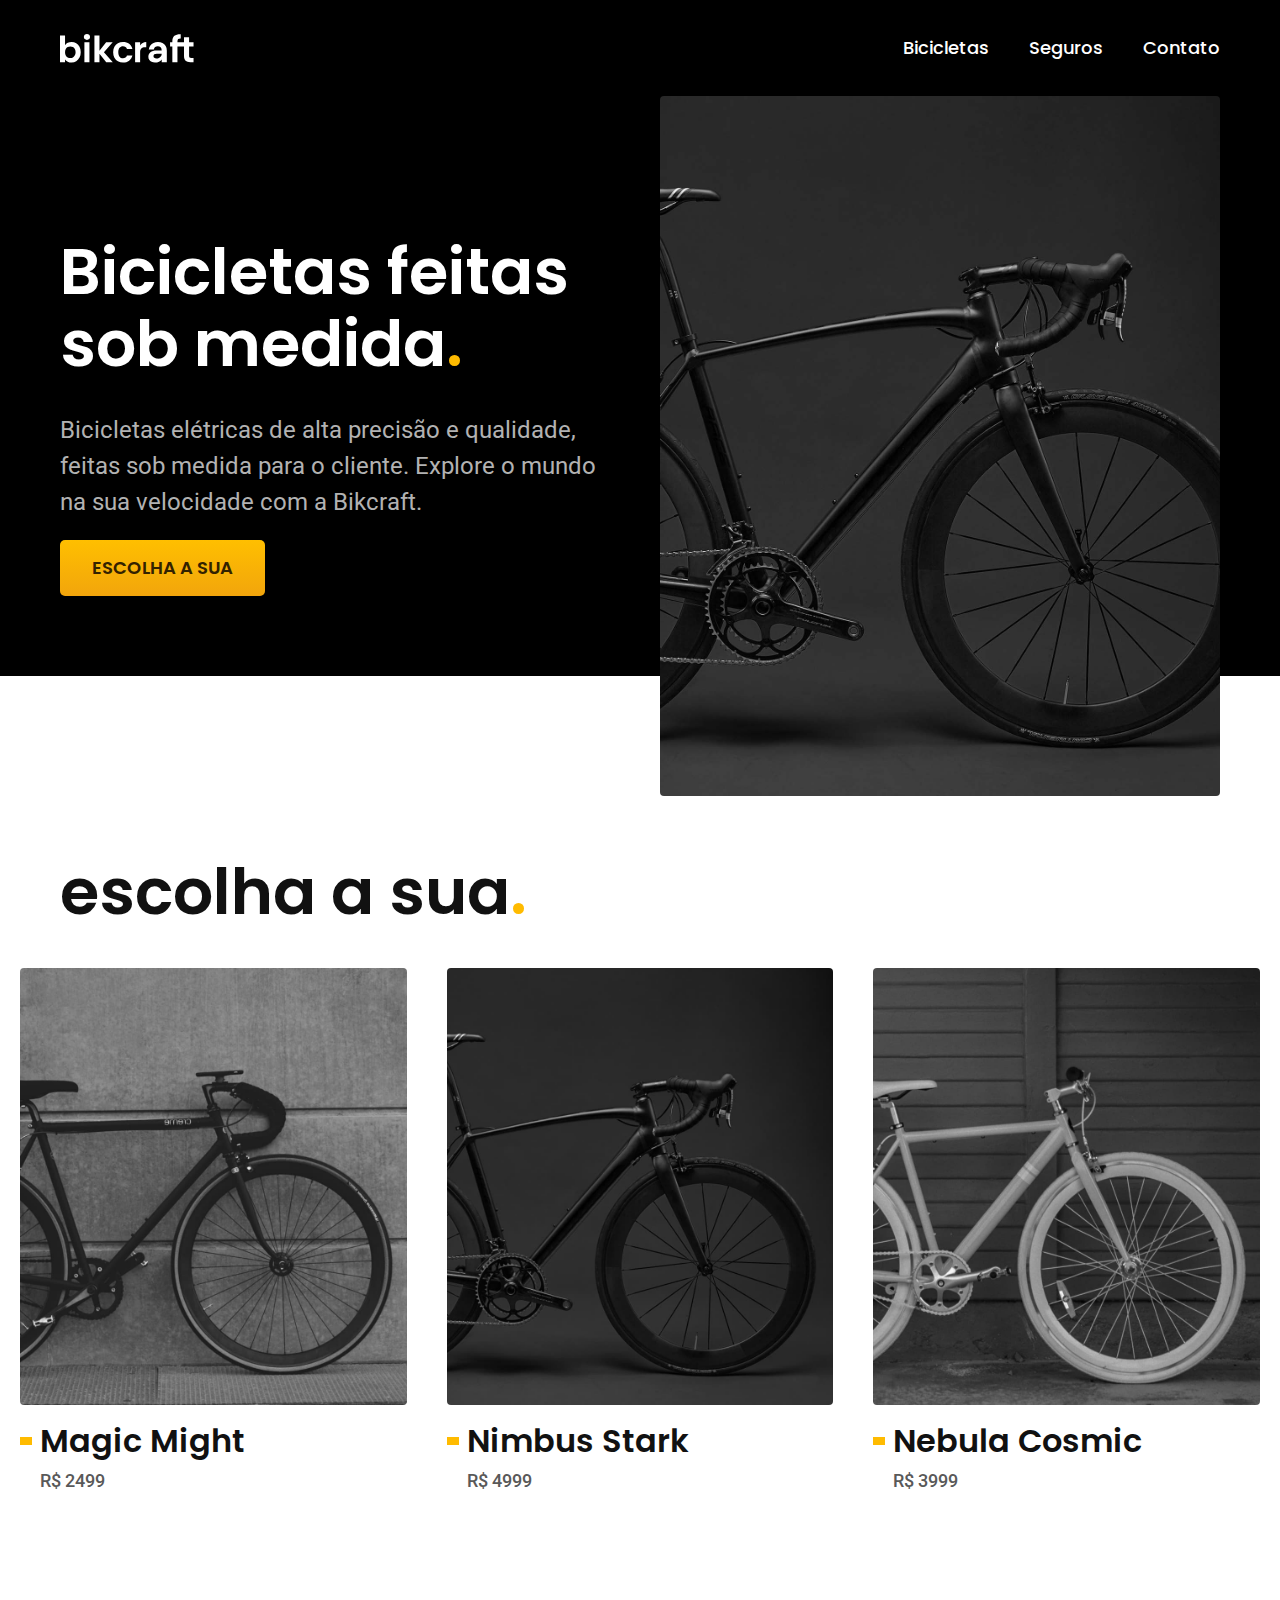
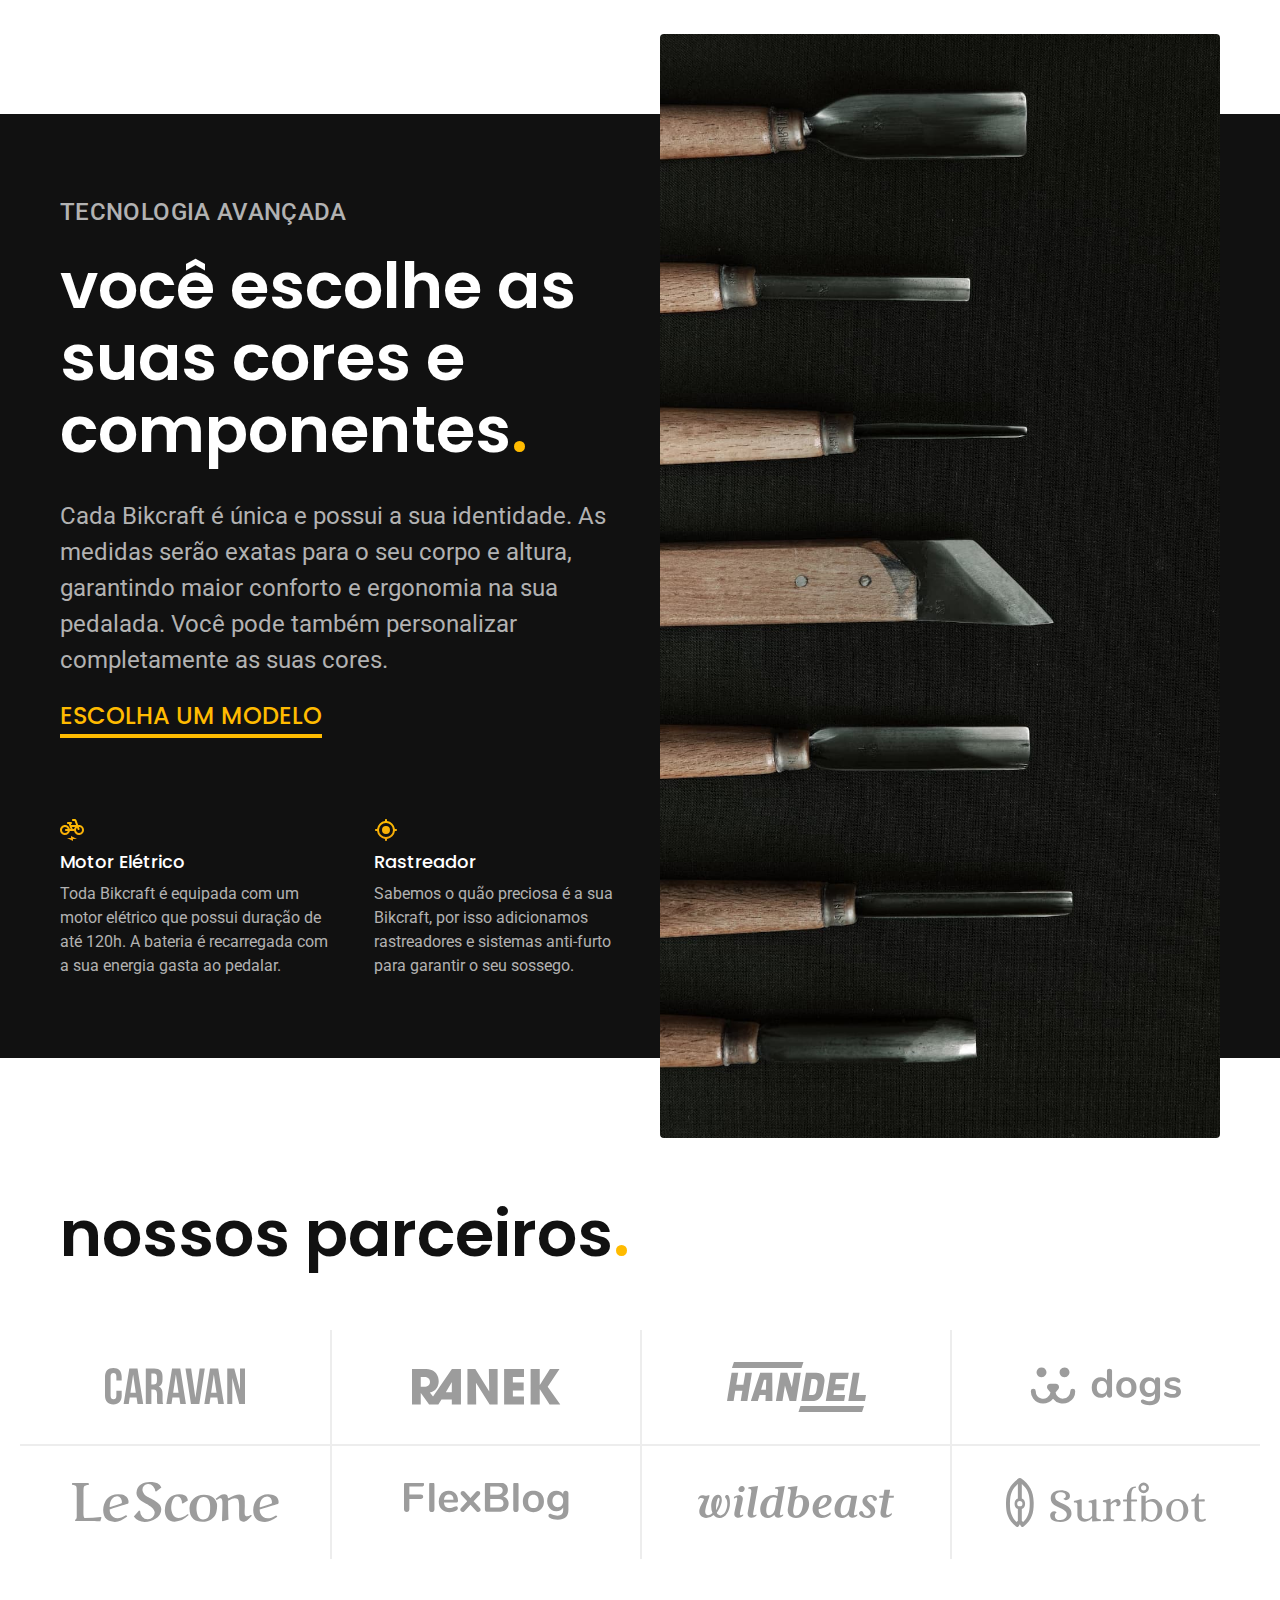
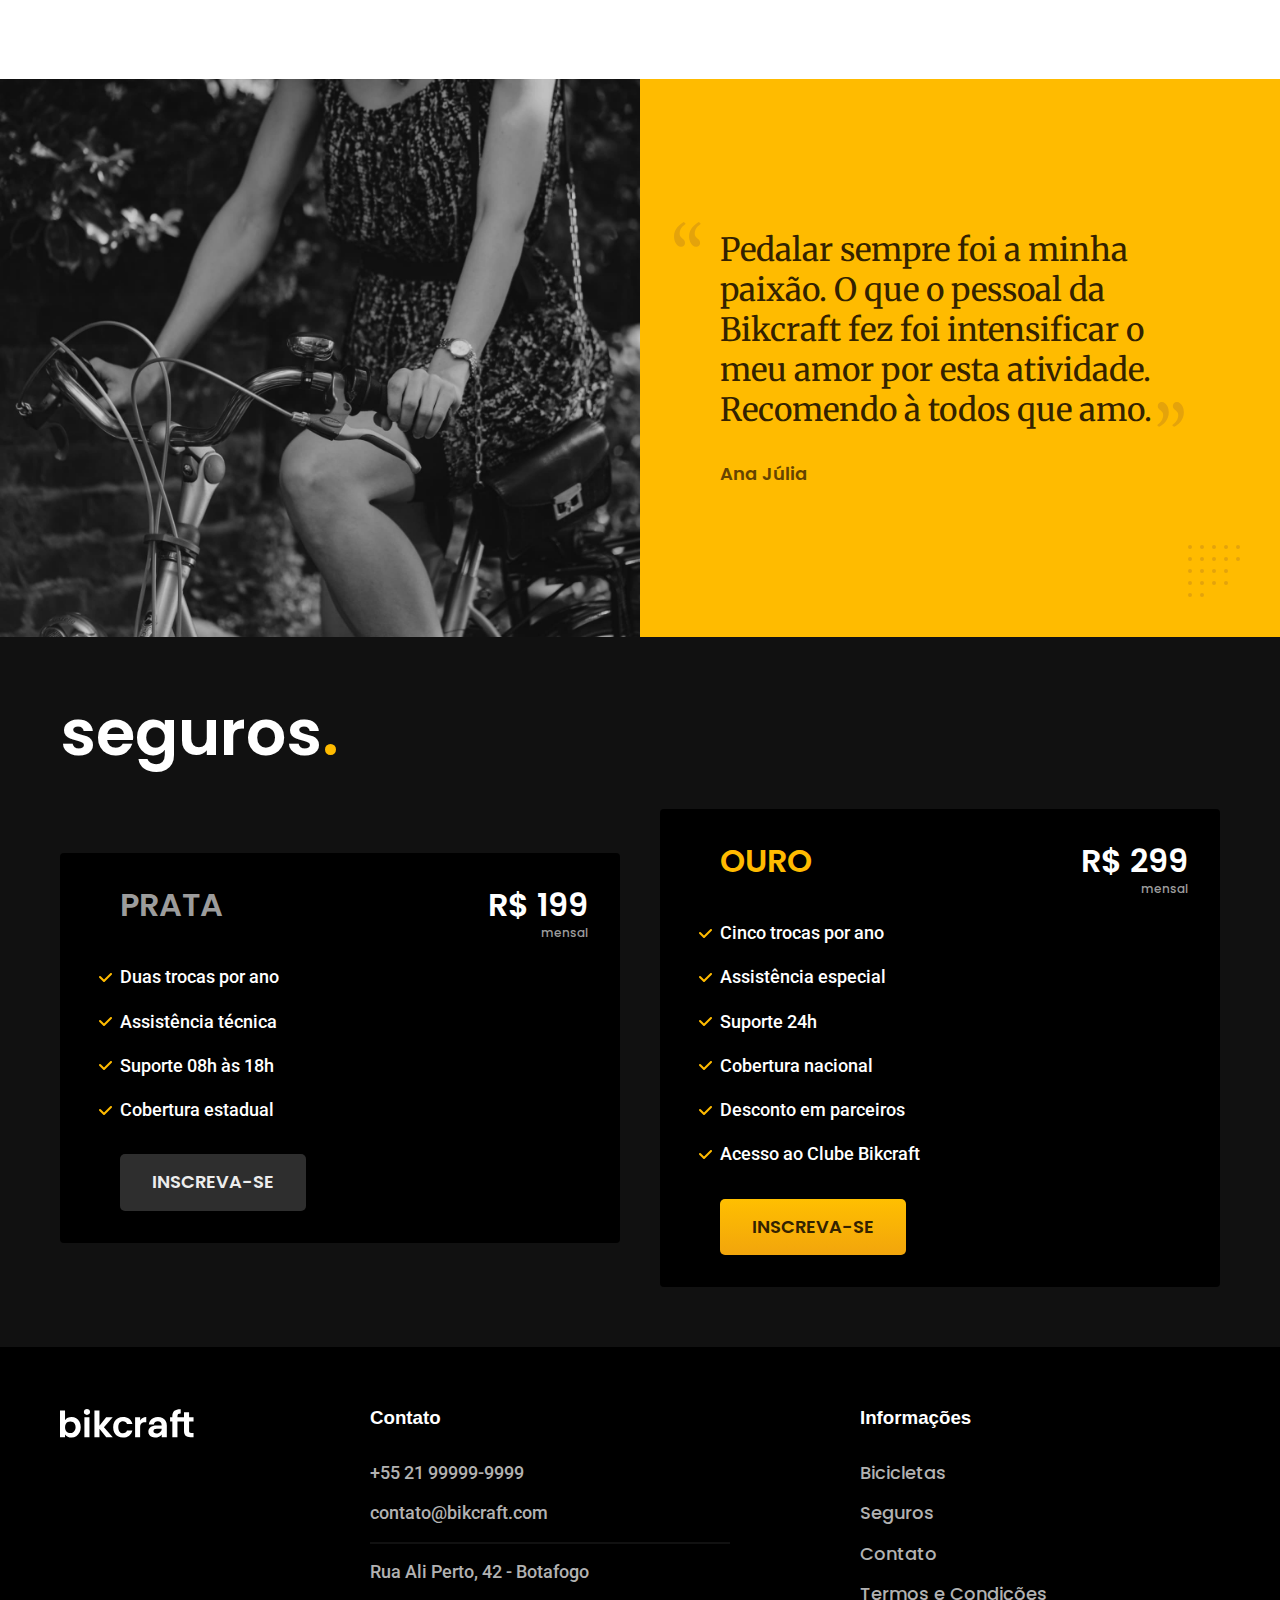
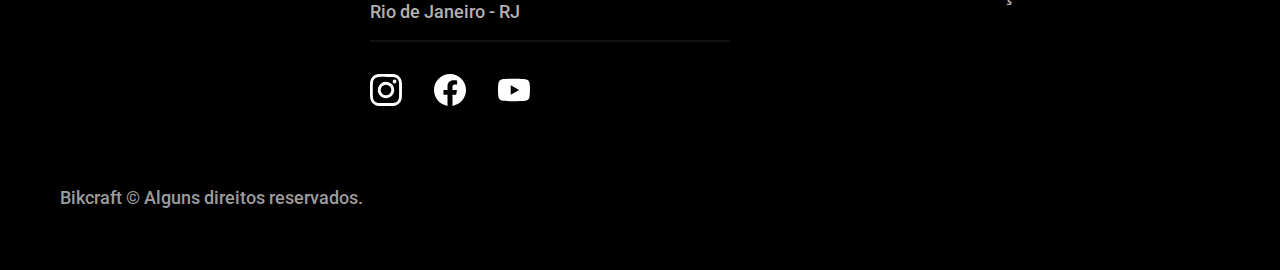
<file: index.html>
<!DOCTYPE html>
<html lang="pt-br">
  <head>
    <meta charset="UTF-8">
    <meta http-equiv="X-UA-Compatible" content="IE=edge">
    <meta name="viewport" content="width=device-width, initial-scale=1.0">
    <title>Bikcraft - Bicicletas Elétricas</title>
    <meta name="description" content="Bicicletas elétricas de alta precisão e qualidade, feitas sob medida para o cliente. Explore o mundo na sua velocidade com a Bikcraft.">
    <link rel="icon" href="./favicon.svg" type="image/svg+xml">
    <link rel="preload" href="./css/style.min.css" as="style">
    <link rel="stylesheet" href="./css/style.min.css">
    <link rel="preconnect" href="https://fonts.googleapis.com">
    <link rel="preconnect" href="https://fonts.gstatic.com" crossorigin>
    <link href="https://fonts.googleapis.com/css2?family=Merriweather:ital,wght@1,900&family=Poppins:wght@400;600&family=Roboto:wght@400;500&display=swap" rel="stylesheet">
    <script>document.documentElement.classList.add("js");</script>
  </head>

  <body>
    <header class="header-bg">
      <div class="header container">
        <a href="./">
          <img src="./img/bikcraft.svg" width="136" height="32" alt="Bikcraft">
        </a>

        <nav aria-label="Primária">
          <ul class="header-menu font-1-m cor-0">
            <li><a href="./bicicletas.html">Bicicletas</a></li>
            <li><a href="./seguros.html">Seguros</a></li>
            <li><a href="./contato.html">Contato</a></li>
          </ul>
        </nav>
      </div>
    </header>

    <main class="introducao-bg">
      <div class="introducao container">
        <div class="introducao-conteudo">
          <h1 class="font-1-xxl cor-0 fadeInDown" data-anime="150">Bicicletas feitas sob medida<span class="cor-p1">.</span></h1>
          <p class="font-2-l cor-5 fadeInDown" data-anime="300">
            Bicicletas elétricas de alta precisão e qualidade, feitas sob medida
            para o cliente. Explore o mundo na sua velocidade com a Bikcraft.
          </p>
          <a class="botao" data-anime="450" href="./bicicletas.html">Escolha a sua</a>
        </div>
        <picture data-anime="600" class="fadeInDown">
          <source media="(max-width: 800px)" srcset="./img/bicicletas/nimbus.jpg">
          <img src="./img/fotos/introducao.jpg" width="1280" height="1600" alt="Bicicleta Preta">
        </picture>
      </div>
    </main>

    <article class="bicicletas-lista fadeInUp" data-anime="800">
      <h2 class="container font-1-xxl">escolha a sua<span class="cor-p1">.</span></h2>

      <ul>
        <li>
          <a href="./bicicletas/magic.html">
            <img src="./img/bicicletas/magic-home.jpg" width="920" height="1040" alt="Bicicleta Preta">
            <h3 class="font-1-xl">Magic Might</h3>
            <span class="font-2-m cor-8">R$ 2499</span>
          </a>
        </li>
        <li>
          <a href="./bicicletas/nimbus.html">
            <img src="./img/bicicletas/nimbus-home.jpg" width="920" height="1040" alt="Bicicleta Preta">
            <h3 class="font-1-xl">Nimbus Stark</h3>
            <span class="font-2-m cor-8">R$ 4999</span>
          </a>
        </li>
        <li>
          <a href="./bicicletas/nebula.html">
            <img src="./img/bicicletas/nebula-home.jpg" width="920" height="1040" alt="Bicicleta Preta">
            <h3 class="font-1-xl">Nebula Cosmic</h3>
            <span class="font-2-m cor-8">R$ 3999</span>
          </a>
        </li>
      </ul>
    </article>

    <article class="tecnologia-bg">
      <div class="tecnologia container">
        <div class="tecnologia-conteudo">
          <span class="font-2-l-b cor-5">Tecnologia Avançada</span>
          <h2 class="font-1-xxl cor-0">você escolhe as suas cores e componentes<span class="cor-p1">.</span></h2>
          <p class="font-2-l cor-5">
            Cada Bikcraft é única e possui a sua identidade. As medidas serão
            exatas para o seu corpo e altura, garantindo maior conforto e
            ergonomia na sua pedalada. Você pode também personalizar
            completamente as suas cores.
          </p>
          <a class="link" href="./bicicletas.html">Escolha um modelo</a>
          <div class="tecnologia-vantagens">
            <div>
              <img src="./img/icones/eletrica.svg" width="32" height="32" alt="">
              <h3 class="font-1-m cor-0">Motor Elétrico</h3>
              <p class="font-2-s cor-5">
                Toda Bikcraft é equipada com um motor elétrico que possui
                duração de até 120h. A bateria é recarregada com a sua energia
                gasta ao pedalar.
              </p>
            </div>
            <div>
              <img src="./img/icones/rastreador.svg" width="32" height="32" alt="">
              <h3 class="font-1-m cor-0">Rastreador</h3>
              <p class="font-2-s cor-5">
                Sabemos o quão preciosa é a sua Bikcraft, por isso adicionamos
                rastreadores e sistemas anti-furto para garantir o seu sossego.
              </p>
            </div>
          </div>
        </div>
        <div class="tecnologia-imagem">
          <img src="./img/fotos/tecnologia.jpg" width="1200" height="1920" alt="">
        </div>
      </div>
    </article>

    <section class="parceiros" aria-label="Nossos Parceiros">
      <h2 class="container font-1-xxl">nossos parceiros<span class="cor-p1">.</span></h2>

      <ul>
        <li><img src="./img/parceiros/caravan.svg" width="140" height="38" alt="Caravan"></li>
        <li><img src="./img/parceiros/ranek.svg" width="149" height="36" alt="Ranek"></li>
        <li><img src="./img/parceiros/handel.svg" width="139" height="50" alt="Handel.svg"></li>
        <li><img src="./img/parceiros/dogs.svg" width="152" height="39" alt="Dogs"></li>
        <li><img src="./img/parceiros/lescone.svg" width="208" height="41" alt="LeScone"></li>
        <li><img src="./img/parceiros/flexblog.svg" width="165" height="38" alt="FlexBlog"></li>
        <li><img src="./img/parceiros/wildbeast.svg" width="196" height="34" alt="Wildbeast"></li>
        <li><img src="./img/parceiros/surfbot.svg" width="200" height="49" alt="Surfbot"></li>
      </ul>
    </section>

    <section class="depoimento" aria-label="Depoimento">
      <div>
        <img src="./img/fotos/depoimento.jpg" width="1560" height="1360" alt="Pessoa pedalando uma bicicleta Bikcraft">
      </div>
      <div class="depoimento-conteudo">
        <blockquote class="cor-p5">
          <p>Pedalar sempre foi a minha paixão. O que o pessoal da Bikcraft fez
            foi intensificar o meu amor por esta atividade. Recomendo à todos
            que amo.</p>
        </blockquote>
        <span class="font-1-m-b cor-p4">Ana Júlia</span>
      </div>
    </section>

    <article class="seguros-bg">
      <div class="seguros container">
        <h2 class="font-1-xxl cor-0">seguros<span class="cor-p1">.</span></h2>
        <div class="seguros-item">
          <h3 class="font-1-xl cor-6">PRATA</h3>
          <span class="font-1-xl cor-0">R$ 199 <span class="font-1-xs cor-6">mensal</span></span>
          <ul class="font-2-m cor-0">
            <li>Duas trocas por ano</li>
            <li>Assistência técnica</li>
            <li>Suporte 08h às 18h</li>
            <li>Cobertura estadual</li>
          </ul>
          <a class="botao secundario" href="./orcamento.html?tipo=seguro&produto=prata">Inscreva-se</a>
        </div>
        <div class="seguros-item">
          <h3 class="font-1-xl cor-p1">OURO</h3>
          <span class="font-1-xl cor-0">R$ 299 <span class="font-1-xs cor-6">mensal</span></span>
          <ul class="font-2-m cor-0">
            <li>Cinco trocas por ano</li>
            <li>Assistência especial</li>
            <li>Suporte 24h</li>
            <li>Cobertura nacional</li>
            <li>Desconto em parceiros</li>
            <li>Acesso ao Clube Bikcraft</li>
          </ul>
          <a class="botao" href="./orcamento.html?tipo=seguro&produto=ouro">Inscreva-se</a>
        </div>
      </div>
    </article>

    <footer class="footer-bg">
      <div class="footer container">
        <img src="./img/bikcraft.svg" width="136" height="32" alt="Bikcraft">

        <div class="footer-contato">
          <h3 class="font 2-l-b cor-0">Contato</h3>
          <ul class="font-2-m cor-5">
            <li><a href="tel:+5521999999999">+55 21 99999-9999</a></li>
            <li><a href="mailto:contato@bikcraft.com">contato@bikcraft.com</a></li>
            <li>Rua Ali Perto, 42 - Botafogo</li>
            <li>Rio de Janeiro - RJ</li>
          </ul>
          <div class="footer-redes">
            <a href="./"><img src="./img/redes/instagram.svg" width="32" height="32" alt="Instagram"></a>
            <a href="./"><img src="./img/redes/facebook.svg" width="32" height="32" alt="Facebook"></a>
            <a href="./"><img src="./img/redes/youtube.svg" width="32" height="32" alt="Youtube"></a>
          </div>
        </div>

        <div class="footer-informacoes">
          <h3 class="font 2-l-b cor-0">Informações</h3>
          <nav>
            <ul class="font-1-m cor-5">
              <li><a href="./bicicletas.html">Bicicletas</a></li>
              <li><a href="./seguros.html">Seguros</a></li>
              <li><a href="./contato.html">Contato</a></li>
              <li><a href="./termos.html">Termos e Condições</a></li>
            </ul>
          </nav>
        </div>
        <p class="footer-copy font-2-m cor-6">
          Bikcraft &copy; Alguns direitos reservados.
        </p>
      </div>
    </footer>

    <script src="./js/plugins/simple-anime.js"></script>
    <script src="./js/script.js"></script>
  </body>
</html>
</file>
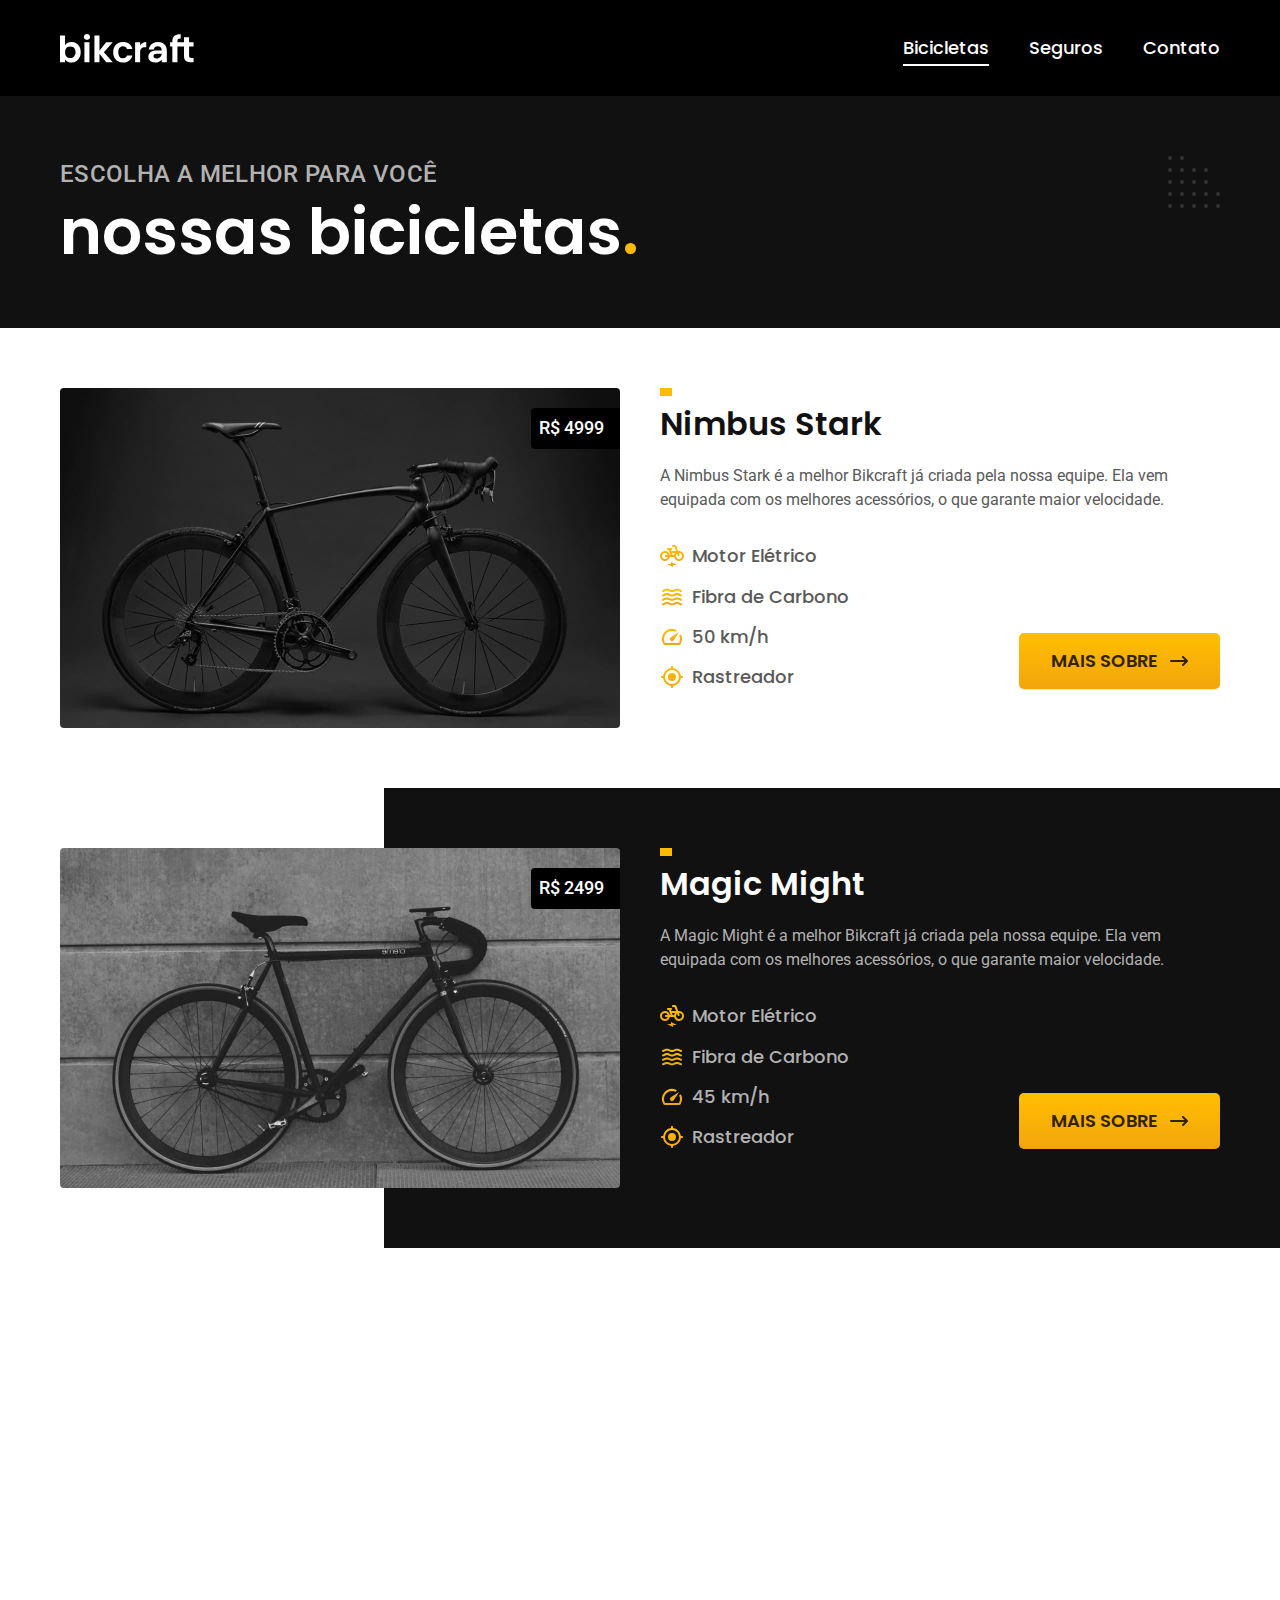
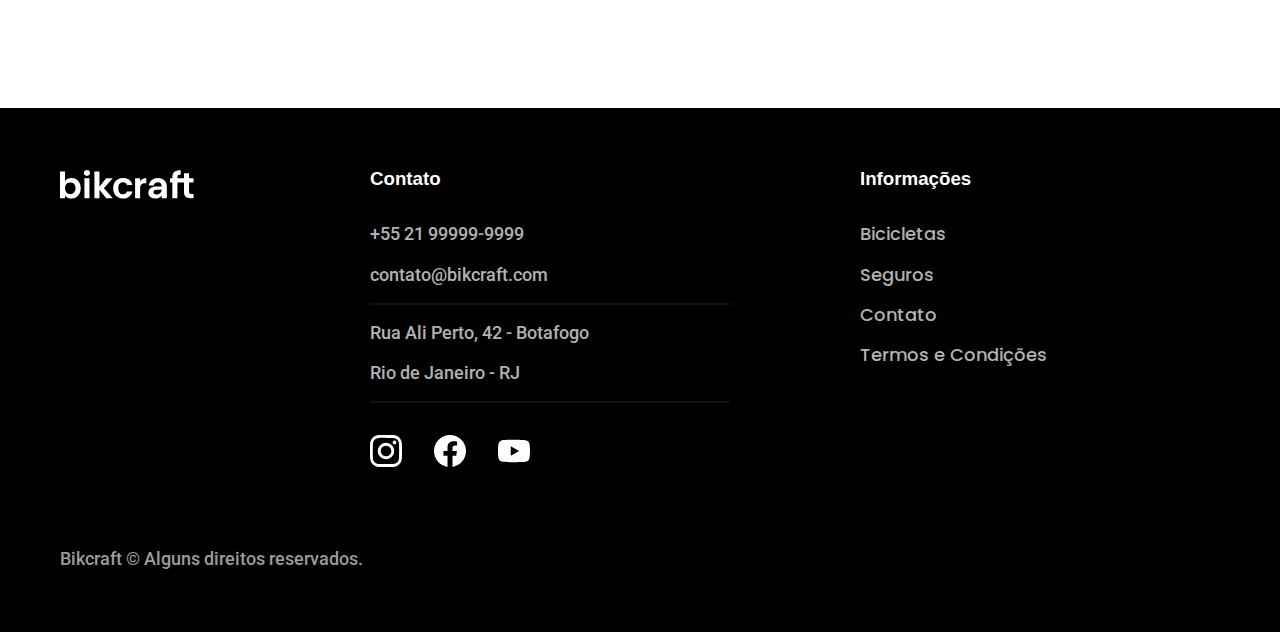
<file: bicicletas.html>
<!DOCTYPE html>
<html lang="pt-br">
  <head>
    <meta charset="UTF-8">
    <meta http-equiv="X-UA-Compatible" content="IE=edge">
    <meta name="viewport" content="width=device-width, initial-scale=1.0">
    <title>Bicicletas | Bikcraft</title>
    <meta name="description" content="Bicicletas.">
    <link rel="icon" href="./favicon.svg" type="image/svg+xml">
    <link rel="preload" href="./css/style.min.css" as="style">
    <link rel="stylesheet" href="./css/style.min.css">
    <link rel="preconnect" href="https://fonts.googleapis.com">
    <link rel="preconnect" href="https://fonts.gstatic.com" crossorigin>
    <link href="https://fonts.googleapis.com/css2?family=Merriweather:ital,wght@1,900&family=Poppins:wght@400;600&family=Roboto:wght@400;500&display=swap" rel="stylesheet">
    <script>document.documentElement.classList.add("js");</script>
  </head>

  <body id="bicicletas">
    <header class="header-bg">
      <div class="header container">
        <a href="./">
          <img src="./img/bikcraft.svg" width="136" height="32" alt="Bikcraft">
        </a>

        <nav aria-label="Primária">
          <ul class="header-menu font-1-m cor-0">
            <li><a href="./bicicletas.html">Bicicletas</a></li>
            <li><a href="./seguros.html">Seguros</a></li>
            <li><a href="./contato.html">Contato</a></li>
          </ul>
        </nav>
      </div>
    </header>

    <main>
      <div class="titulo-bg">
        <div class="titulo container">
          <p class="font-2-l-b cor-5">Escolha a melhor para você</p>
          <h1 class="font-1-xxl cor-0">nossas bicicletas<span class="cor-p1">.</span></h1>
        </div>
      </div>

      <div class="bicicletas container">
        <div class="bicicletas-imagem fadeInLeft" data-anime="200">
          <img src="./img/bicicletas/nimbus.jpg" width="1120" height="680" alt="Bicicleta preta">
          <span class="font-2-m cor-0">R$ 4999</span>
        </div>
        <div class="bicicletas-conteudo fadeInRight" data-anime="400">
          <h2 class="font-1-xl">Nimbus Stark</h2>
          <p class="font-2-s cor-8">A Nimbus Stark é a melhor Bikcraft já criada pela nossa equipe. Ela vem equipada com os melhores acessórios, o que garante maior velocidade.</p>
          <ul class="font-1-m cor-8">
            <li>
              <img src="./img/icones/eletrica.svg" width="32" height="32" alt="">
              Motor Elétrico
            </li>
            <li>
              <img src="./img/icones/carbono.svg" width="32" height="32" alt="">
              Fibra de Carbono
            </li>
            <li>
              <img src="./img/icones/velocidade.svg" width="32" height="32" alt="">
              50 km/h
            </li>
            <li>
              <img src="./img/icones/rastreador.svg" width="32" height="32" alt="">
              Rastreador
            </li>
          </ul>
          <a class="botao seta" href="./bicicletas/nimbus.html">Mais Sobre</a>
        </div>
      </div>

      <div class="bicicletas-bg">
        <div class="bicicletas container fadeInLeft" data-anime="400">
          <div class="bicicletas-imagem">
            <img src="./img/bicicletas/magic.jpg" width="1120" height="680" alt="Bicicleta preta">
            <span class="font-2-m cor-0">R$ 2499</span>
          </div>
          <div class="bicicletas-conteudo fadeInRight" data-anime="600">
            <h2 class="font-1-xl cor-0">Magic Might</h2>
            <p class="font-2-s cor-5">A Magic Might é a melhor Bikcraft já criada pela nossa equipe. Ela vem equipada com os melhores acessórios, o que garante maior velocidade.</p>
            <ul class="font-1-m cor-5">
              <li>
                <img src="./img/icones/eletrica.svg" width="32" height="32" alt="">
                Motor Elétrico
              </li>
              <li>
                <img src="./img/icones/carbono.svg" width="32" height="32" alt="">
                Fibra de Carbono
              </li>
              <li>
                <img src="./img/icones/velocidade.svg" width="32" height="32" alt="">
                45 km/h
              </li>
              <li>
                <img src="./img/icones/rastreador.svg" width="32" height="32" alt="">
                Rastreador
              </li>
            </ul>
            <a class="botao seta" href="./bicicletas/magic.html">Mais Sobre</a>
          </div>
        </div>
      </div>

      <div class="bicicletas container">
        <div class="bicicletas-imagem fadeInLeft" data-anime="800">
          <img src="./img/bicicletas/nebula.jpg" width="1120" height="680" alt="Bicicleta preta">
          <span class="font-2-m cor-0">R$ 3999</span>
        </div>
        <div class="bicicletas-conteudo fadeInRight" data-anime="1000">
          <h2 class="font-1-xl">Nebula Cosmic</h2>
          <p class="font-2-s cor-8">A Nebula Cosmic é a melhor Bikcraft já criada pela nossa equipe. Ela vem equipada com os melhores acessórios, o que garante maior velocidade.</p>
          <ul class="font-1-m cor-8">
            <li>
              <img src="./img/icones/eletrica.svg" width="32" height="32" alt="">
              Motor Elétrico
            </li>
            <li>
              <img src="./img/icones/carbono.svg" width="32" height="32" alt="">
              Fibra de Carbono
            </li>
            <li>
              <img src="./img/icones/velocidade.svg" width="32" height="32" alt="">
              50 km/h
            </li>
            <li>
              <img src="./img/icones/rastreador.svg" width="32" height="32" alt="">
              Rastreador
            </li>
          </ul>
          <a class="botao seta" href="./bicicletas/nebula.html">Mais Sobre</a>
        </div>
      </div>
    </main>

    <footer class="footer-bg">
      <div class="footer container">
        <img src="./img/bikcraft.svg" width="136" height="32" alt="Bikcraft">

        <div class="footer-contato">
          <h3 class="font 2-l-b cor-0">Contato</h3>
          <ul class="font-2-m cor-5">
            <li><a href="tel:+5521999999999">+55 21 99999-9999</a></li>
            <li><a href="mailto:contato@bikcraft.com">contato@bikcraft.com</a></li>
            <li>Rua Ali Perto, 42 - Botafogo</li>
            <li>Rio de Janeiro - RJ</li>
          </ul>
          <div class="footer-redes">
            <a href="./"><img src="./img/redes/instagram.svg" width="32" height="32" alt="Instagram"></a>
            <a href="./"><img src="./img/redes/facebook.svg" width="32" height="32" alt="Facebook"></a>
            <a href="./"><img src="./img/redes/youtube.svg" width="32" height="32" alt="Youtube"></a>
          </div>
        </div>

        <div class="footer-informacoes">
          <h3 class="font 2-l-b cor-0">Informações</h3>
          <nav>
            <ul class="font-1-m cor-5">
              <li><a href="./bicicletas.html">Bicicletas</a></li>
              <li><a href="./seguros.html">Seguros</a></li>
              <li><a href="./contato.html">Contato</a></li>
              <li><a href="./termos.html">Termos e Condições</a></li>
            </ul>
          </nav>
        </div>
        <p class="footer-copy font-2-m cor-6">
          Bikcraft &copy; Alguns direitos reservados.
        </p>
      </div>
    </footer>

    <script src="./js/plugins/simple-anime.js"></script>
    <script src="./js/script.js"></script>
  </body>
</html>
</file>
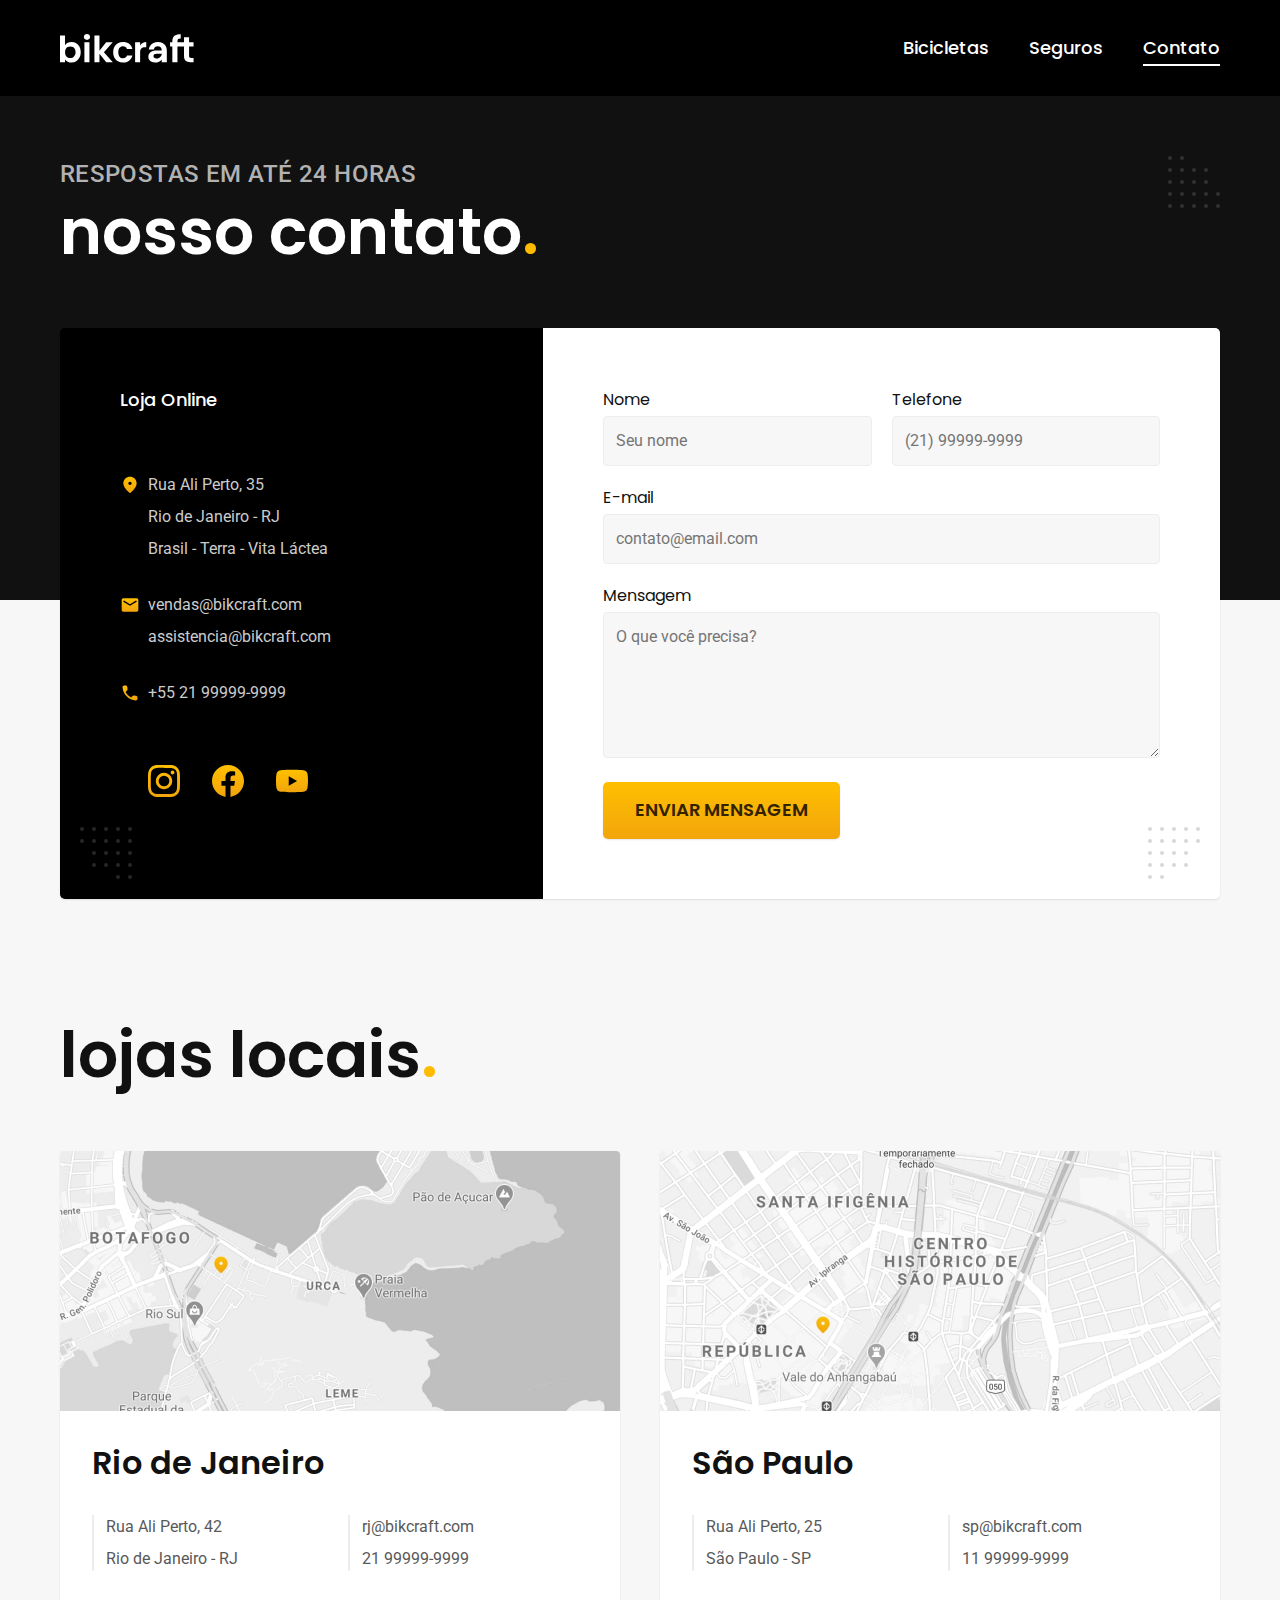
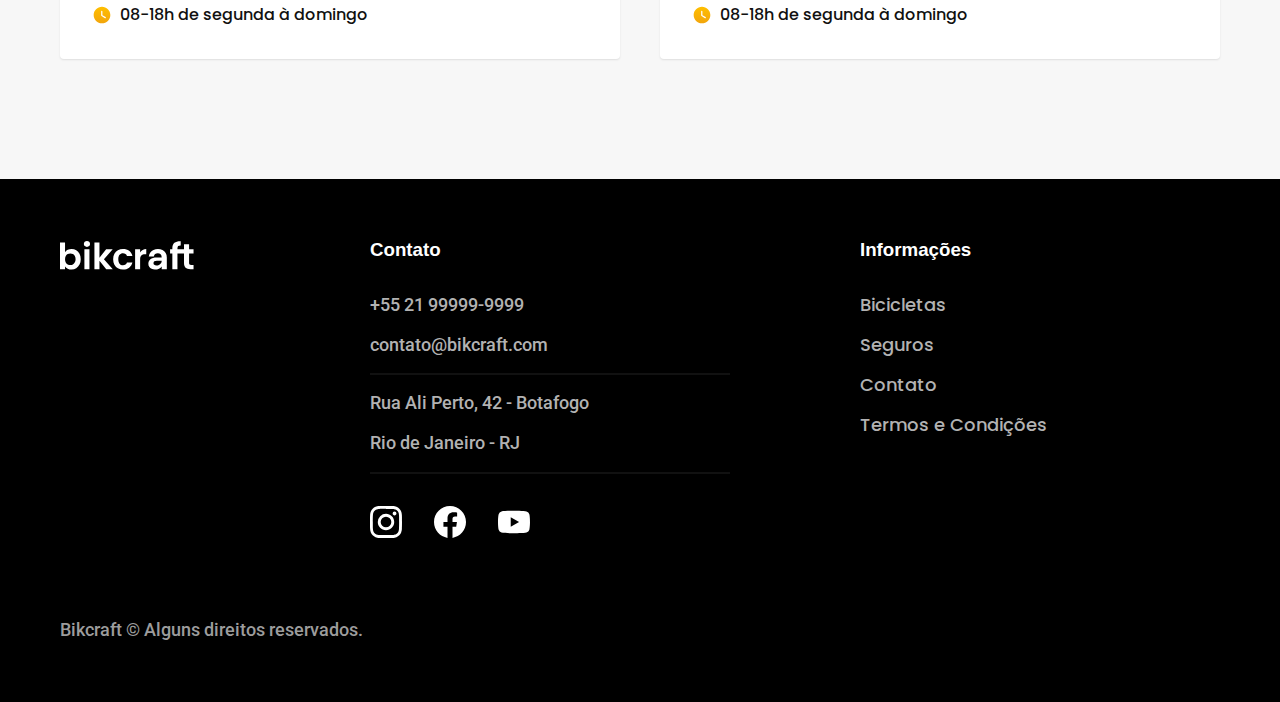
<file: contato.html>
<!DOCTYPE html>
<html lang="pt-br">
  <head>
    <meta charset="UTF-8">
    <meta http-equiv="X-UA-Compatible" content="IE=edge">
    <meta name="viewport" content="width=device-width, initial-scale=1.0">
    <title>Contato | Bikcraft</title>
    <meta name="description" content="Contato.">
    <link rel="icon" href="./favicon.svg" type="image/svg+xml">
    <link rel="preload" href="./css/style.min.css" as="style">
    <link rel="stylesheet" href="./css/style.min.css">
    <link rel="preconnect" href="https://fonts.googleapis.com">
    <link rel="preconnect" href="https://fonts.gstatic.com" crossorigin>
    <link href="https://fonts.googleapis.com/css2?family=Merriweather:ital,wght@1,900&family=Poppins:wght@400;600&family=Roboto:wght@400;500&display=swap" rel="stylesheet">
    <script>document.documentElement.classList.add("js");</script>
  </head>

  <body id="contato">
    <header class="header-bg">
      <div class="header container">
        <a href="./">
          <img src="./img/bikcraft.svg" width="136" height="32" alt="Bikcraft">
        </a>

        <nav aria-label="Primária">
          <ul class="header-menu font-1-m cor-0">
            <li><a href="./bicicletas.html">Bicicletas</a></li>
            <li><a href="./seguros.html">Seguros</a></li>
            <li><a href="./contato.html">Contato</a></li>
          </ul>
        </nav>
      </div>
    </header>

    <main>
      <div class="titulo-bg">
        <div class="titulo container">
          <p class="font-2-l-b cor-5">Respostas em até 24 horas</p>
          <h1 class="font-1-xxl cor-0">nosso contato<span class="cor-p1">.</span></h1>
        </div>
      </div>

      <div class="contato container fadeInDown" data-anime="200">
        <section class="contato-dados" aria-label="Endereço">
          <h2 class="font-1-m cor-0">Loja Online</h2>
          <div class="contato-endereco font-2-s cor-4">
            <p>Rua Ali Perto, 35</p>
            <p>Rio de Janeiro - RJ</p>
            <p>Brasil - Terra - Vita Láctea</p>
          </div>
          <address class="contato-meios font-2-s cor-4">
            <a href="mailto:vendas@bikcraft.com">vendas@bikcraft.com</a>
            <a href="mailto:assistencia@bikcraft.com">assistencia@bikcraft.com</a>
            <a href="tel:+5521999999999">+55 21 99999-9999</a>
          </address>
          <div class="contato-redes">
            <a href="./"><img src="./img/redes/instagram-p.svg" width="32" height="32" alt="Instagram"></a>
            <a href="./"><img src="./img/redes/facebook-p.svg" width="32" height="32" alt="Facebook"></a>
            <a href="./"><img src="./img/redes/youtube-p.svg" width="32" height="32" alt="Youtube"></a>
          </div>
        </section>

        <section class="contato-formulario" aria-label="Formulário">
          <form class="form" action="./contato.html">
            <div>
              <label for="nome">Nome</label>
              <input type="text" id="nome" name="nome" placeholder="Seu nome">
            </div>
            <div>
              <label for="telefone">Telefone</label>
              <input type="text" id="telefone" name="telefone" placeholder="(21) 99999-9999">
            </div>
            <div class="col-2">
              <label for="email">E-mail</label>
              <input type="email" id="email" name="email" placeholder="contato@email.com">
            </div>
            <div class="col-2">
              <label for="mensagem">Mensagem</label>
              <textarea rows="5" id="mensagem" name="mensagem" placeholder="O que você precisa?"></textarea>
            </div>
            <button class="botao col-2">Enviar mensagem</button>
          </form>
        </section>
      </div>
    </main>

    <article class="lojas container">
      <h2 class="font-1-xxl">lojas locais<span class="cor-p1">.</span></h2>
      <div class="lojas-item">
        <img src="./img/lojas/rj.jpg" width="1120" height="520" alt="Mapa marcando o endereço em Rua Ali Perto, 42 - Rio de Janeiro - RJ">
        <div class="lojas-conteudo">
          <h3 class="font-1-xl">Rio de Janeiro</h3>
          <div class="lojas-dados font-2-s cor-8">
            <p>Rua Ali Perto, 42</p>
            <p>Rio de Janeiro - RJ</p>
          </div>
          <div class="lojas-dados font-2-s cor-8">
            <a href="mailto:rj@bikcraft.com">rj@bikcraft.com</a>
            <a href="tel:+5521999999999">21 99999-9999</a>
          </div>
          <p class="lojas-tempo font-1-s"><img src="./img/icones/horario.svg" width="20" height="20">08-18h de segunda à domingo</p>
        </div>
      </div>

      <div class="lojas-item">
        <img src="./img/lojas/sp.jpg" width="1120" height="520" alt="Mapa marcando o endereço em Rua Ali Perto, 25 - São Paulo - SP">
        <div class="lojas-conteudo">
          <h3 class="font-1-xl">São Paulo</h3>
          <div class="lojas-dados font-2-s cor-8">
            <p>Rua Ali Perto, 25</p>
            <p>São Paulo - SP</p>
          </div>
          <div class="lojas-dados font-2-s cor-8">
            <a href="mailto:sp@bikcraft.com">sp@bikcraft.com</a>
            <a href="tel:+5511999999999">11 99999-9999</a>
          </div>
          <p class="lojas-tempo font-1-s"><img src="./img/icones/horario.svg" width="20" height="20">08-18h de segunda à domingo</p>
        </div>
      </div>
    </article>

    <footer class="footer-bg">
      <div class="footer container">
        <img src="./img/bikcraft.svg" width="136" height="32" alt="Bikcraft">

        <div class="footer-contato">
          <h3 class="font 2-l-b cor-0">Contato</h3>
          <ul class="font-2-m cor-5">
            <li><a href="tel:+5521999999999">+55 21 99999-9999</a></li>
            <li><a href="mailto:contato@bikcraft.com">contato@bikcraft.com</a></li>
            <li>Rua Ali Perto, 42 - Botafogo</li>
            <li>Rio de Janeiro - RJ</li>
          </ul>
          <div class="footer-redes">
            <a href="./"><img src="./img/redes/instagram.svg" width="32" height="32" alt="Instagram"></a>
            <a href="./"><img src="./img/redes/facebook.svg" width="32" height="32" alt="Facebook"></a>
            <a href="./"><img src="./img/redes/youtube.svg" width="32" height="32" alt="Youtube"></a>
          </div>
        </div>

        <div class="footer-informacoes">
          <h3 class="font 2-l-b cor-0">Informações</h3>
          <nav>
            <ul class="font-1-m cor-5">
              <li><a href="./bicicletas.html">Bicicletas</a></li>
              <li><a href="./seguros.html">Seguros</a></li>
              <li><a href="./contato.html">Contato</a></li>
              <li><a href="./termos.html">Termos e Condições</a></li>
            </ul>
          </nav>
        </div>
        <p class="footer-copy font-2-m cor-6">
          Bikcraft &copy; Alguns direitos reservados.
        </p>
      </div>
    </footer>

    <script src="./js/plugins/simple-anime.js"></script>
    <script src="./js/script.js"></script>
  </body>
</html>
</file>
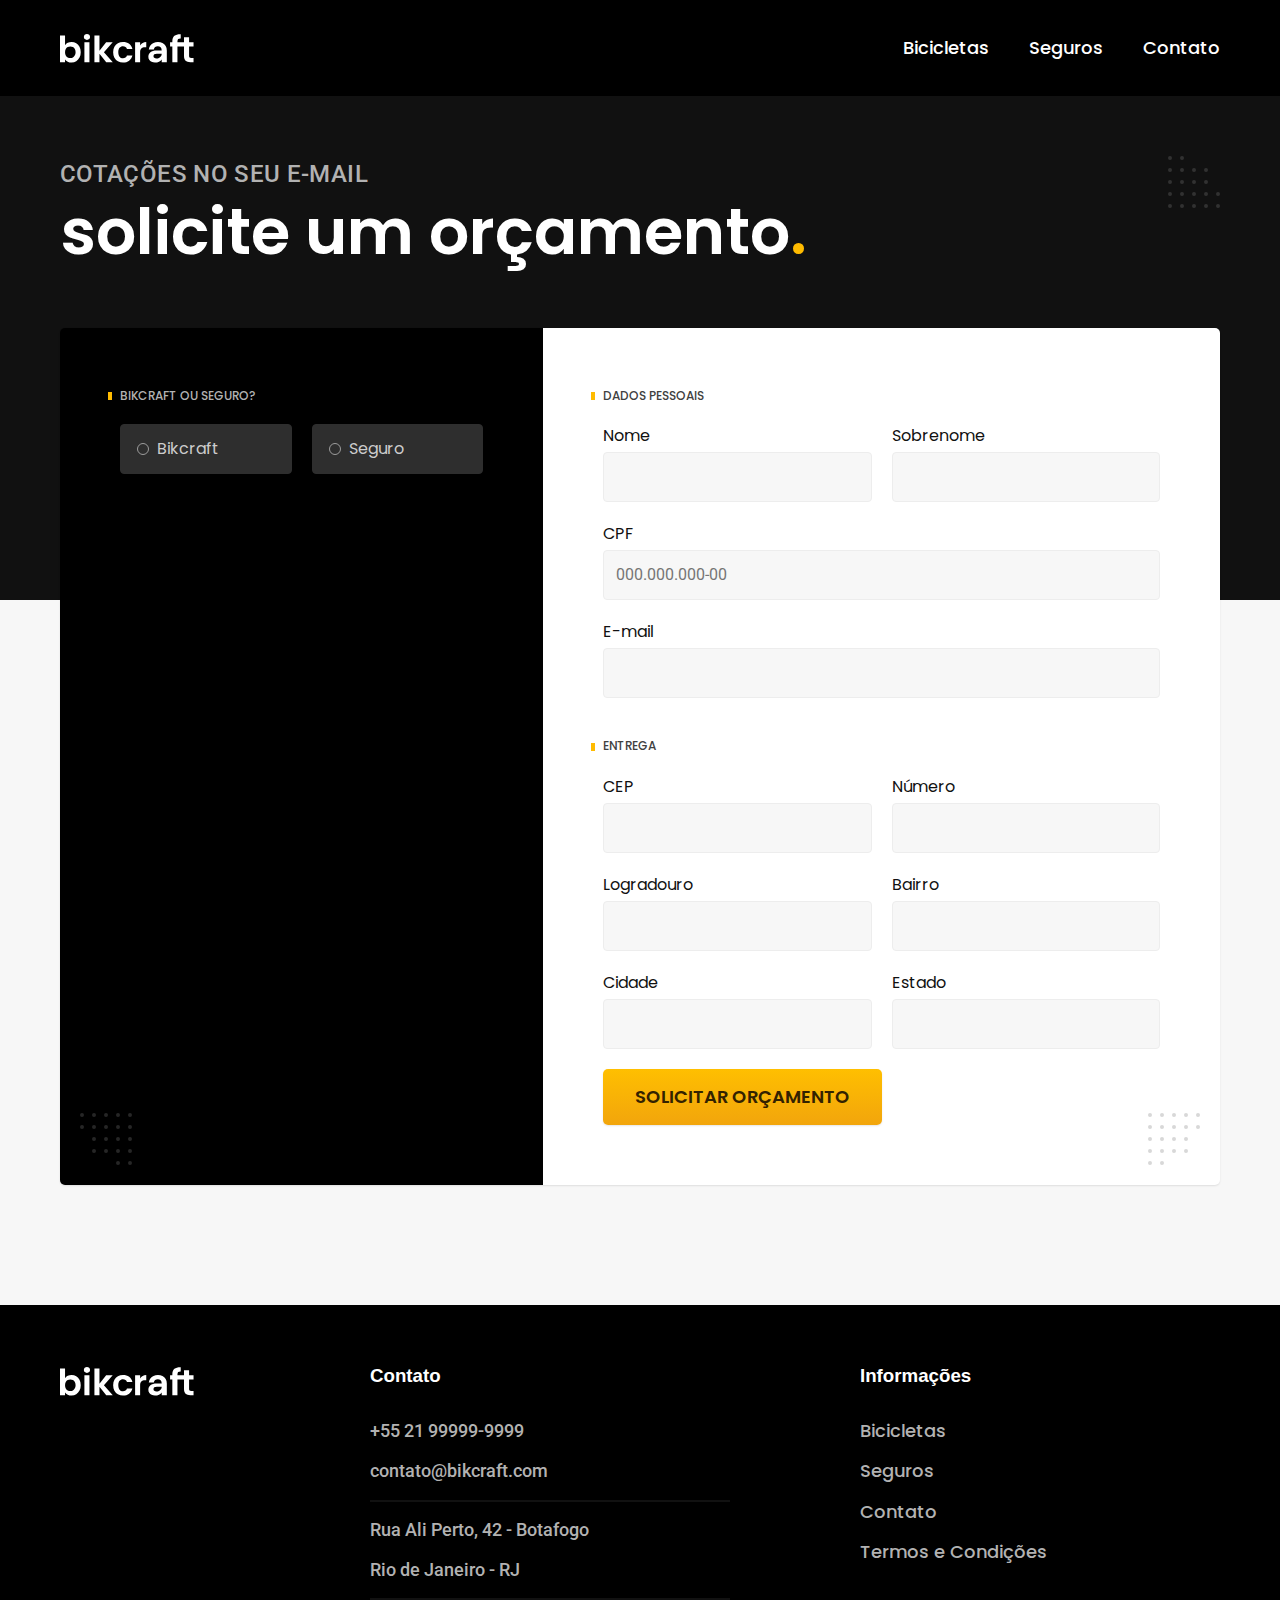
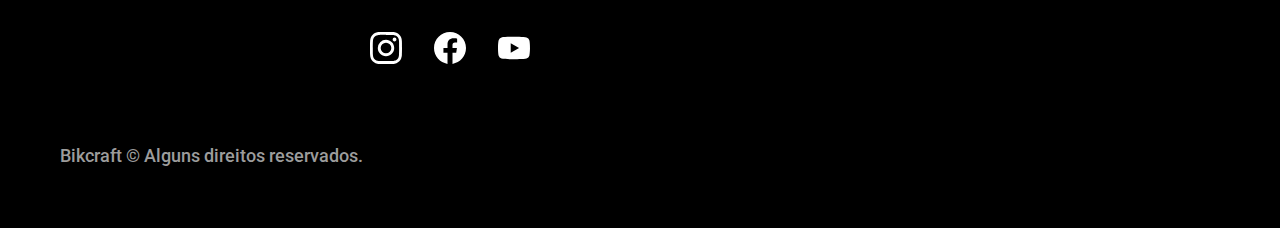
<file: orcamento.html>
<!DOCTYPE html>
<html lang="pt-br">
  <head>
    <meta charset="UTF-8">
    <meta http-equiv="X-UA-Compatible" content="IE=edge">
    <meta name="viewport" content="width=device-width, initial-scale=1.0">
    <title>Orçamento | Bikcraft</title>
    <meta name="description" content="Orçamento.">
    <link rel="icon" href="./favicon.svg" type="image/svg+xml">
    <link rel="preload" href="./css/style.min.css" as="style">
    <link rel="stylesheet" href="./css/style.min.css">
    <link rel="preconnect" href="https://fonts.googleapis.com">
    <link rel="preconnect" href="https://fonts.gstatic.com" crossorigin>
    <link href="https://fonts.googleapis.com/css2?family=Merriweather:ital,wght@1,900&family=Poppins:wght@400;600&family=Roboto:wght@400;500&display=swap" rel="stylesheet">
    <script>document.documentElement.classList.add("js");</script>
  </head>

  <body id="orcamento">
    <header class="header-bg">
      <div class="header container">
        <a href="./">
          <img src="./img/bikcraft.svg" width="136" height="32" alt="Bikcraft">
        </a>

        <nav aria-label="Primária">
          <ul class="header-menu font-1-m cor-0">
            <li><a href="./bicicletas.html">Bicicletas</a></li>
            <li><a href="./seguros.html">Seguros</a></li>
            <li><a href="./contato.html">Contato</a></li>
          </ul>
        </nav>
      </div>
    </header>

    <main>
      <div class="titulo-bg">
        <div class="titulo container">
          <p class="font-2-l-b cor-5">Cotações no seu e-mail</p>
          <h1 class="font-1-xxl cor-0">solicite um orçamento<span class="cor-p1">.</span></h1>
        </div>
      </div>

      <form class="orcamento container fadeInDown" data-anime="200" action="./">
        <div class="orcamento-produto">
          <h2 class="font-1-xs cor-5">Bikcraft ou Seguro?</h2>

          <input type="radio" name="tipo" value="bikcraft" id="bikcraft">
          <label for="bikcraft">Bikcraft</label>

          <input type="radio" name="tipo" value="seguro" id="seguro">
          <label for="seguro">Seguro</label>

          <div class="orcamento-conteudo" id="orcamento-bikcraft">
            <h2 class="font-1-xs cor-5">Escolha a sua:</h2>

            <input type="radio" name="produto" value="nimbus" id="nimbus">
            <label for="nimbus">Nimbus Stark <span>R$ 4999</span></label>
            <div class="orcamento-detalhes">
              <ul class="font-1-xs cor-8">
                <li><img src="./img/icones/eletrica.svg" width="32" height="32" alt=""> Motor Elétrico</li>
                <li><img src="./img/icones/carbono.svg" width="32" height="32" alt=""> Fibra de Carbono</li>
                <li><img src="./img/icones/velocidade.svg" width="32" height="32" alt=""> 50 km/h</li>
                <li><img src="./img/icones/rastreador.svg" width="32" height="32" alt=""> Rastreador</li>
              </ul>
              <img src="./img/bicicletas/nimbus.jpg" width="1120" height="680" alt="Bicicleta Preta">
            </div>

            <input type="radio" name="produto" value="magic" id="magic">
            <label for="magic">Magic Might <span>R$ 2499</span></label>
            <div class="orcamento-detalhes">
              <ul class="font-1-xs cor-8">
                <li><img src="./img/icones/eletrica.svg" width="32" height="32" alt=""> Motor Elétrico</li>
                <li><img src="./img/icones/carbono.svg" width="32" height="32" alt=""> Fibra de Carbono</li>
                <li><img src="./img/icones/velocidade.svg" width="32" height="32" alt=""> 45 km/h</li>
                <li><img src="./img/icones/rastreador.svg" width="32" height="32" alt=""> Rastreador</li>
              </ul>
              <img src="./img/bicicletas/magic.jpg" width="1120" height="680" alt="Bicicleta Preta">
            </div>

            <input type="radio" name="produto" value="nebula" id="nebula">
            <label for="nebula">Nebula Cosmic <span>R$ 3999</span></label>
            <div class="orcamento-detalhes">
              <ul class="font-1-xs cor-8">
                <li><img src="./img/icones/eletrica.svg" width="32" height="32" alt=""> Motor Elétrico</li>
                <li><img src="./img/icones/carbono.svg" width="32" height="32" alt=""> Fibra de Carbono</li>
                <li><img src="./img/icones/velocidade.svg" width="32" height="32" alt=""> 40 km/h</li>
                <li><img src="./img/icones/rastreador.svg" width="32" height="32" alt=""> Rastreador</li>
              </ul>
              <img src="./img/bicicletas/nebula.jpg" width="1120" height="680" alt="Bicicleta Preta">
            </div>
          </div>

          <div class="orcamento-conteudo" id="orcamento-seguro">
            <h2 class="font-1-xs cor-5">Escolha o plano</h2>

            <input type="radio" name="produto" value="prata" id="prata">
            <label for="prata">Prata <span>R$ 199</span></label>

            <input type="radio" name="produto" value="ouro" id="ouro">
            <label for="ouro">Ouro <span>R$ 299</span></label>
          </div>
        </div>

        <div class="orcamento-dados form">
          <h2 class="font-1-xs cor-9 col-2">Dados Pessoais</h2>
          <div>
            <label for="nome">Nome</label>
            <input type="text" id="nome" name="nome">
          </div>
          <div>
            <label for="sobrenome">Sobrenome</label>
            <input type="text" id="sobrenome" name="sobrenome">
          </div>
          <div class="col-2">
            <label for="cpf">CPF</label>
            <input type="text" id="cpf" name="cpf" placeholder="000.000.000-00">
          </div>
          <div class="col-2">
            <label for="email">E-mail</label>
            <input type="text" id="email" name="email">
          </div>

          <h2 class="font-1-xs cor-9 col-2">entrega</h2>
          <div>
            <label for="cep">CEP</label>
            <input type="text" id="cep" name="cep">
          </div>
          <div>
            <label for="numero">Número</label>
            <input type="text" id="numero" name="numero">
          </div>
          <div>
            <label for="logradouro">Logradouro</label>
            <input type="text" id="logradouro" name="logradouro">
          </div>
          <div>
            <label for="bairro">Bairro</label>
            <input type="text" id="bairro" name="bairro">
          </div>
          <div>
            <label for="cidade">Cidade</label>
            <input type="text" id="cidade" name="cidade">
          </div>
          <div>
            <label for="estado">Estado</label>
            <input type="text" id="estado" name="estado">
          </div>

          <button class="botao col-2">Solicitar Orçamento</button>
        </div>
      </form>
    </main>

    <footer class="footer-bg">
      <div class="footer container">
        <img src="./img/bikcraft.svg" width="136" height="32" alt="Bikcraft">

        <div class="footer-contato">
          <h3 class="font 2-l-b cor-0">Contato</h3>
          <ul class="font-2-m cor-5">
            <li><a href="tel:+5521999999999">+55 21 99999-9999</a></li>
            <li><a href="mailto:contato@bikcraft.com">contato@bikcraft.com</a></li>
            <li>Rua Ali Perto, 42 - Botafogo</li>
            <li>Rio de Janeiro - RJ</li>
          </ul>
          <div class="footer-redes">
            <a href="./"><img src="./img/redes/instagram.svg" width="32" height="32" alt="Instagram"></a>
            <a href="./"><img src="./img/redes/facebook.svg" width="32" height="32" alt="Facebook"></a>
            <a href="./"><img src="./img/redes/youtube.svg" width="32" height="32" alt="Youtube"></a>
          </div>
        </div>

        <div class="footer-informacoes">
          <h3 class="font 2-l-b cor-0">Informações</h3>
          <nav>
            <ul class="font-1-m cor-5">
              <li><a href="./bicicletas.html">Bicicletas</a></li>
              <li><a href="./seguros.html">Seguros</a></li>
              <li><a href="./contato.html">Contato</a></li>
              <li><a href="./termos.html">Termos e Condições</a></li>
            </ul>
          </nav>
        </div>
        <p class="footer-copy font-2-m cor-6">
          Bikcraft &copy; Alguns direitos reservados.
        </p>
      </div>
    </footer>

    <script src="./js/plugins/simple-anime.js"></script>
    <script src="./js/script.js"></script>
  </body>
</html>
</file>
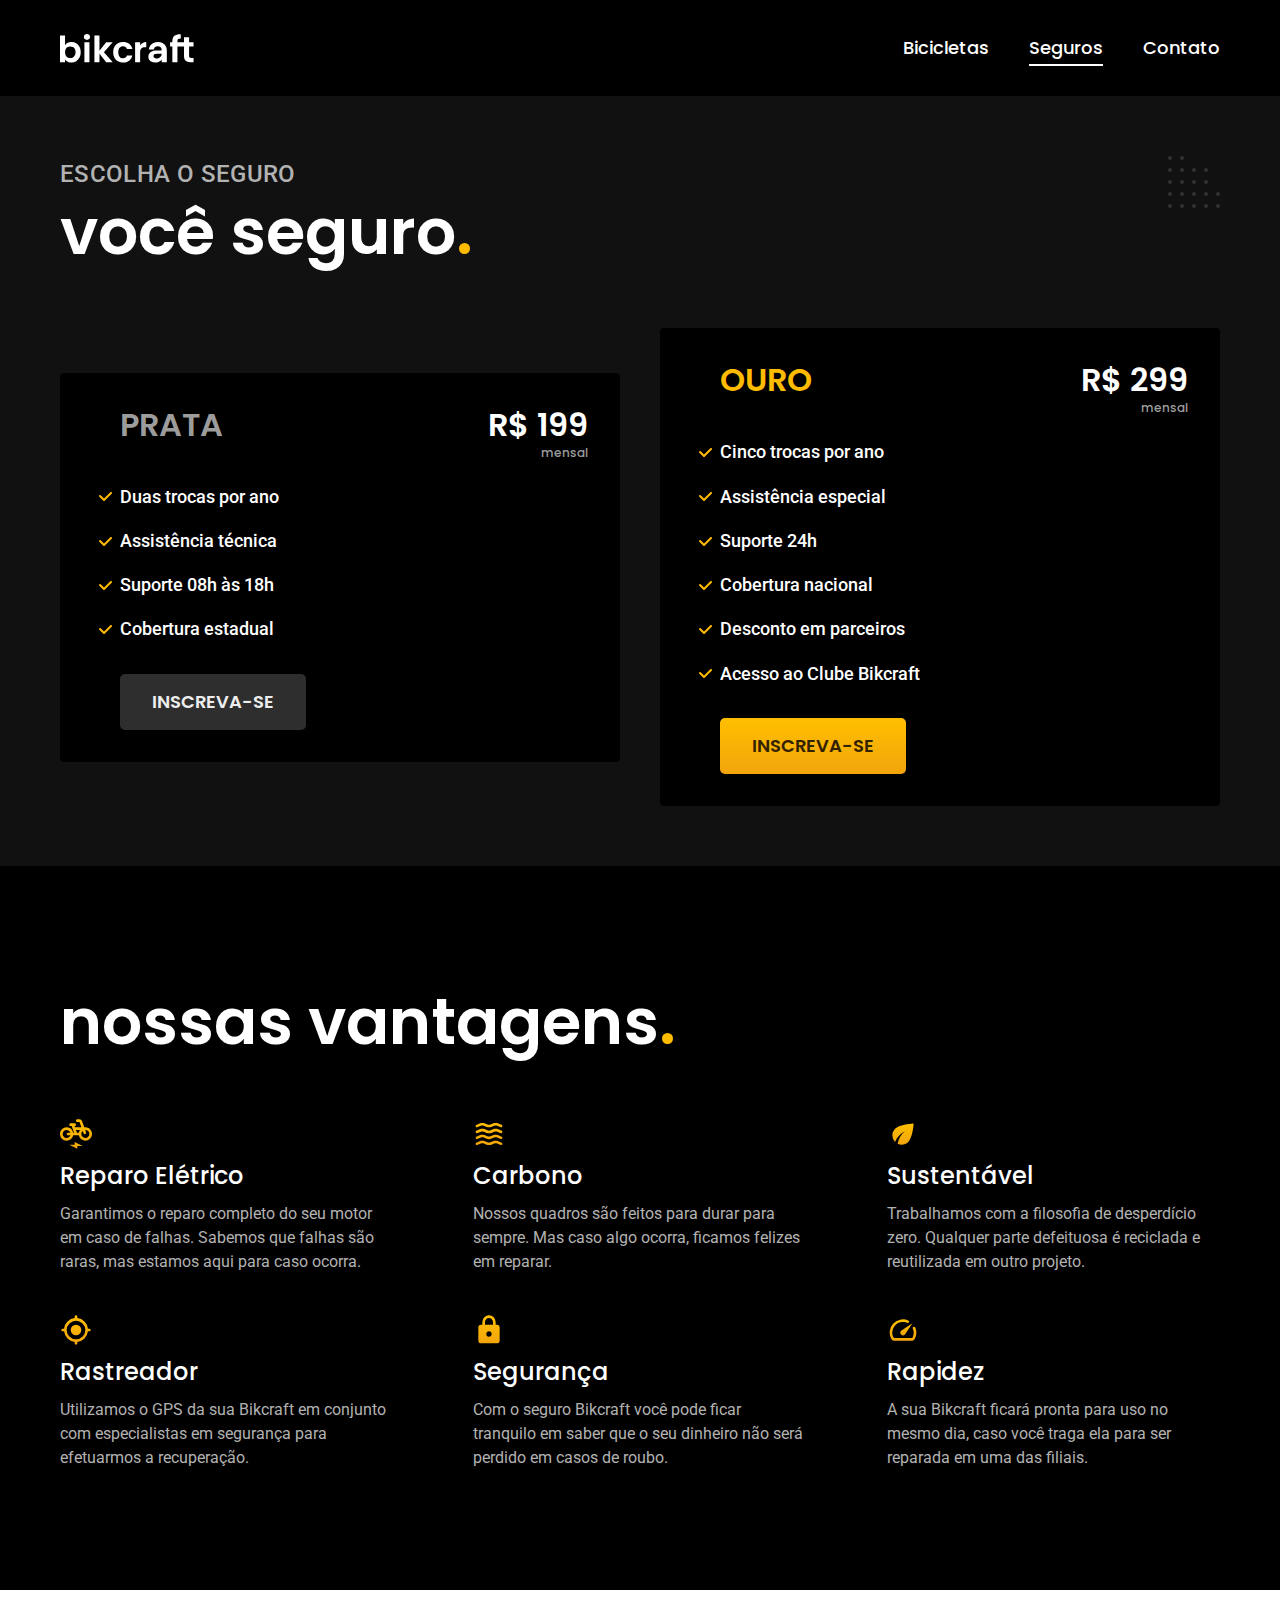
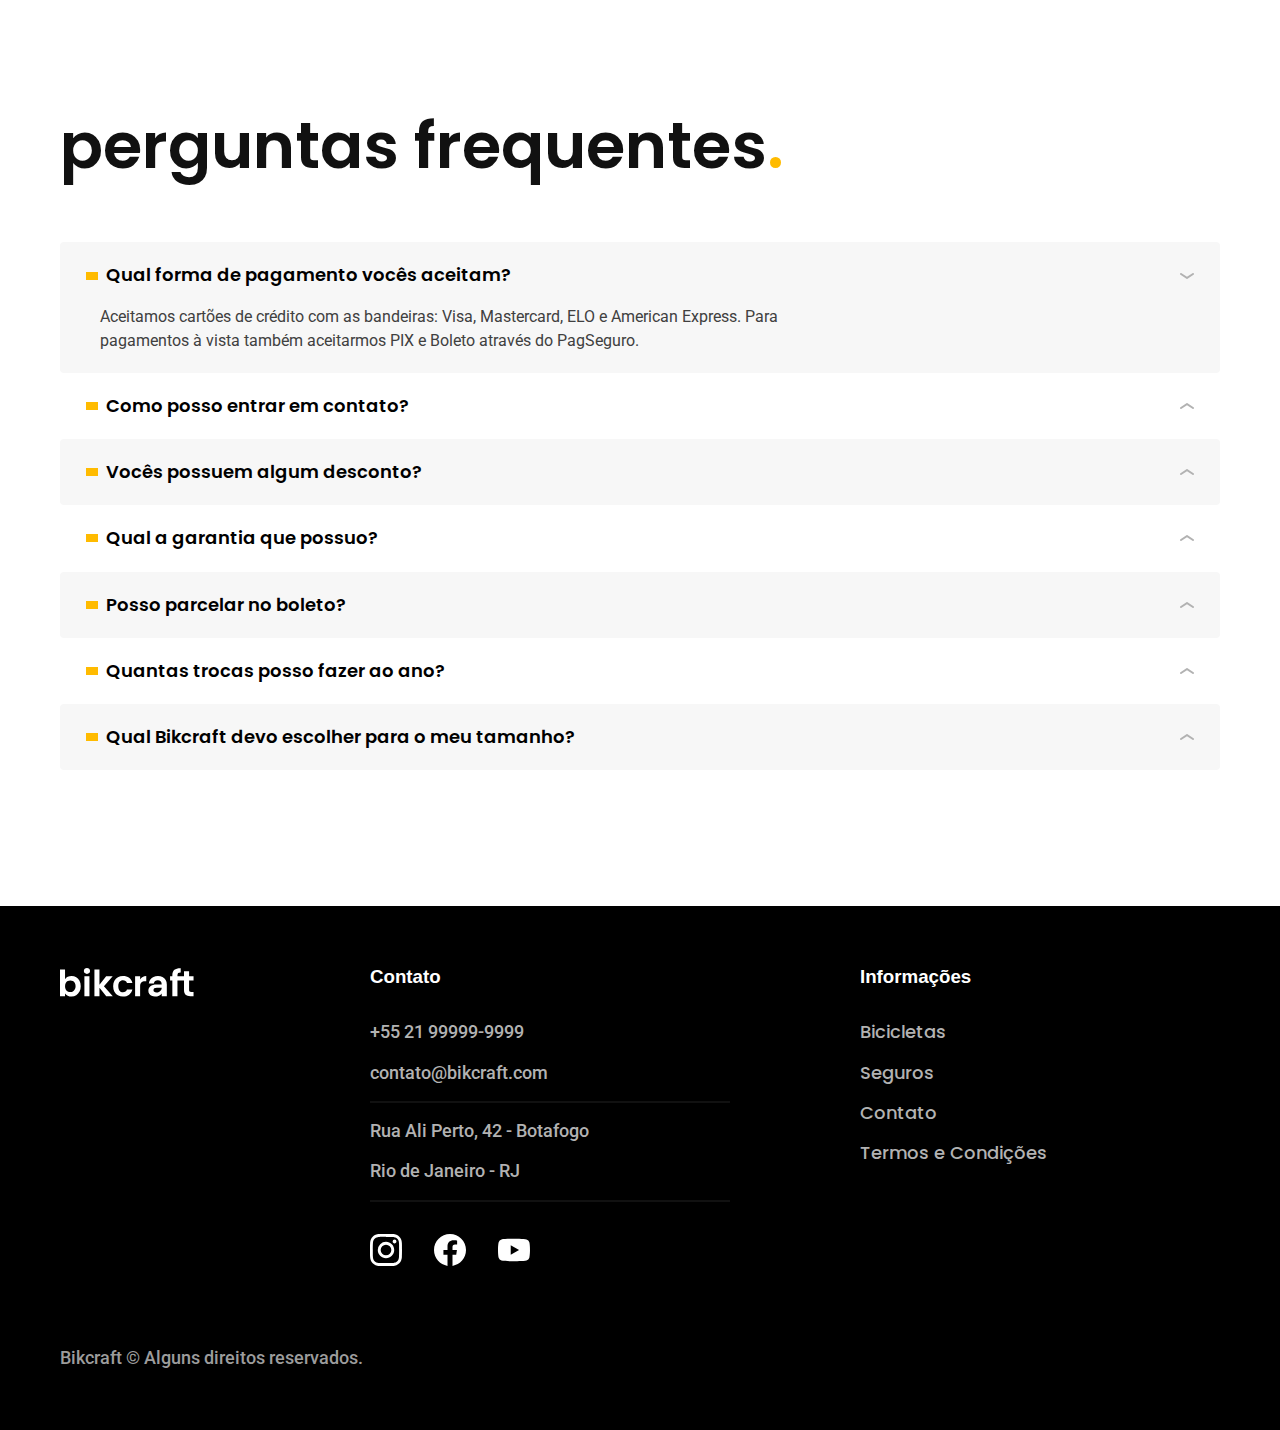
<file: seguros.html>
<!DOCTYPE html>
<html lang="pt-br">
  <head>
    <meta charset="UTF-8">
    <meta http-equiv="X-UA-Compatible" content="IE=edge">
    <meta name="viewport" content="width=device-width, initial-scale=1.0">
    <title>Seguros | Bikcraft</title>
    <meta name="description" content="Seguros.">
    <link rel="icon" href="./favicon.svg" type="image/svg+xml">
    <link rel="preload" href="./css/style.min.css" as="style">
    <link rel="stylesheet" href="./css/style.min.css">
    <link rel="preconnect" href="https://fonts.googleapis.com">
    <link rel="preconnect" href="https://fonts.gstatic.com" crossorigin>
    <link href="https://fonts.googleapis.com/css2?family=Merriweather:ital,wght@1,900&family=Poppins:wght@400;600&family=Roboto:wght@400;500&display=swap" rel="stylesheet">
    <script>document.documentElement.classList.add("js");</script>
  </head>

  <body id="seguros">
    <header class="header-bg">
      <div class="header container">
        <a href="./">
          <img src="./img/bikcraft.svg" width="136" height="32" alt="Bikcraft">
        </a>

        <nav aria-label="Primária">
          <ul class="header-menu font-1-m cor-0">
            <li><a href="./bicicletas.html">Bicicletas</a></li>
            <li><a href="./seguros.html">Seguros</a></li>
            <li><a href="./contato.html">Contato</a></li>
          </ul>
        </nav>
      </div>
    </header>

    <main class="seguros-bg">
      <div class="titulo-bg">
        <div class="titulo container">
          <p class="font-2-l-b cor-5">Escolha o seguro</p>
          <h1 class="font-1-xxl cor-0">você seguro<span class="cor-p1">.</span></h1>
        </div>
      </div>

      <div class="seguros container">
        <div class="seguros-item fadeInLeft" data-anime="200">
          <h3 class="font-1-xl cor-6">PRATA</h3>
          <span class="font-1-xl cor-0">R$ 199 <span class="font-1-xs cor-6">mensal</span></span>
          <ul class="font-2-m cor-0">
            <li>Duas trocas por ano</li>
            <li>Assistência técnica</li>
            <li>Suporte 08h às 18h</li>
            <li>Cobertura estadual</li>
          </ul>
          <a class="botao secundario" href="./orcamento.html?tipo=seguro&produto=prata">Inscreva-se</a>
        </div>
        <div class="seguros-item fadeInRight" data-anime="400">
          <h3 class="font-1-xl cor-p1">OURO</h3>
          <span class="font-1-xl cor-0">R$ 299 <span class="font-1-xs cor-6">mensal</span></span>
          <ul class="font-2-m cor-0">
            <li>Cinco trocas por ano</li>
            <li>Assistência especial</li>
            <li>Suporte 24h</li>
            <li>Cobertura nacional</li>
            <li>Desconto em parceiros</li>
            <li>Acesso ao Clube Bikcraft</li>
          </ul>
          <a class="botao" href="./orcamento.html?tipo=seguro&produto=ouro">Inscreva-se</a>
        </div>
      </div>
    </main>

    <article class="vantagens-bg">
      <div class="vantagens container">
        <h2 class="font-1-xxl cor-0">nossas vantagens<span class="cor-p1">.</span></h2>
        <ul>
          <li>
            <img src="./img/icones/eletrica.svg" width="32" height="32" alt="">
            <h3 class="font-1-l cor-0">Reparo Elétrico</h3>
            <p class="font-2-s cor-5">Garantimos o reparo completo do seu motor em caso de falhas. Sabemos que falhas são raras, mas estamos aqui para caso ocorra.</p>
          </li>
          <li>
            <img src="./img/icones/carbono.svg" width="32" height="32" alt="">
            <h3 class="font-1-l cor-0">Carbono</h3>
            <p class="font-2-s cor-5">Nossos quadros são feitos para durar para sempre. Mas caso algo ocorra, ficamos felizes em reparar.</p>
          </li>
          <li>
            <img src="./img/icones/sustentavel.svg" width="32" height="32" alt="">
            <h3 class="font-1-l cor-0">Sustentável</h3>
            <p class="font-2-s cor-5">Trabalhamos com a filosofia de desperdício zero. Qualquer parte defeituosa é reciclada e reutilizada em outro projeto.</p>
          </li>
          <li>
            <img src="./img/icones/rastreador.svg" width="32" height="32" alt="">
            <h3 class="font-1-l cor-0">Rastreador</h3>
            <p class="font-2-s cor-5">Utilizamos o GPS da sua Bikcraft em conjunto com especialistas em segurança para efetuarmos a recuperação.</p>
          </li>
          <li>
            <img src="./img/icones/seguro.svg" width="32" height="32" alt="">
            <h3 class="font-1-l cor-0">Segurança</h3>
            <p class="font-2-s cor-5">Com o seguro Bikcraft você pode ficar tranquilo em saber que o seu dinheiro não será perdido em casos de roubo.</p>
          </li>
          <li>
            <img src="./img/icones/velocidade.svg" width="32" height="32" alt="">
            <h3 class="font-1-l cor-0">Rapidez</h3>
            <p class="font-2-s cor-5">A sua Bikcraft ficará pronta para uso no mesmo dia, caso você traga ela para ser reparada em uma das filiais.</p>
          </li>
        </ul>
      </div>
    </article>

    <article class="perguntas container">
      <h2 class="font-1-xxl">perguntas frequentes<span class="cor-p1">.</span></h2>

      <dl>
        <div>
          <dt><button class="font-1-m-b" aria-controls="pergunta1" aria-expanded="true">Qual forma de pagamento vocês aceitam?</button></dt>
          <dd id="pergunta1" class="font-2-s cor-9 ativa">Aceitamos cartões de crédito com as bandeiras: Visa, Mastercard, ELO e American Express. Para pagamentos à vista também aceitarmos PIX e Boleto através do PagSeguro.</dd>
        </div>
        <div>
          <dt><button class="font-1-m-b" aria-controls="pergunta2" aria-expanded="false">Como posso entrar em contato?</button></dt>
          <dd id="pergunta2" class="font-2-s cor-9">Aceitamos cartões de crédito com as bandeiras: Visa, Mastercard, ELO e American Express. Para pagamentos à vista também aceitarmos PIX e Boleto através do PagSeguro.</dd>
        </div>
        <div>
          <dt><button class="font-1-m-b" aria-controls="pergunta3" aria-expanded="false">Vocês possuem algum desconto?</button></dt>
          <dd id="pergunta3" class="font-2-s cor-9">Aceitamos cartões de crédito com as bandeiras: Visa, Mastercard, ELO e American Express. Para pagamentos à vista também aceitarmos PIX e Boleto através do PagSeguro.</dd>
        </div>
        <div>
          <dt><button class="font-1-m-b" aria-controls="pergunta4" aria-expanded="false">Qual a garantia que possuo?</button></dt>
          <dd id="pergunta4" class="font-2-s cor-9">Aceitamos cartões de crédito com as bandeiras: Visa, Mastercard, ELO e American Express. Para pagamentos à vista também aceitarmos PIX e Boleto através do PagSeguro.</dd>
        </div>
        <div>
          <dt><button class="font-1-m-b" aria-controls="pergunta5" aria-expanded="false">Posso parcelar no boleto?</button></dt>
          <dd id="pergunta5" class="font-2-s cor-9">Aceitamos cartões de crédito com as bandeiras: Visa, Mastercard, ELO e American Express. Para pagamentos à vista também aceitarmos PIX e Boleto através do PagSeguro.</dd>
        </div>
        <div>
          <dt><button class="font-1-m-b" aria-controls="pergunta6" aria-expanded="false">Quantas trocas posso fazer ao ano?</button></dt>
          <dd id="pergunta6" class="font-2-s cor-9">Aceitamos cartões de crédito com as bandeiras: Visa, Mastercard, ELO e American Express. Para pagamentos à vista também aceitarmos PIX e Boleto através do PagSeguro.</dd>
        </div>
        <div>
          <dt><button class="font-1-m-b" aria-controls="pergunta7" aria-expanded="false">Qual Bikcraft devo escolher para o meu tamanho?</button></dt>
          <dd id="pergunta7" class="font-2-s cor-9">Aceitamos cartões de crédito com as bandeiras: Visa, Mastercard, ELO e American Express. Para pagamentos à vista também aceitarmos PIX e Boleto através do PagSeguro.</dd>
        </div>
      </dl>
    </article>

    <footer class="footer-bg">
      <div class="footer container">
        <img src="./img/bikcraft.svg" width="136" height="32" alt="Bikcraft">

        <div class="footer-contato">
          <h3 class="font 2-l-b cor-0">Contato</h3>
          <ul class="font-2-m cor-5">
            <li><a href="tel:+5521999999999">+55 21 99999-9999</a></li>
            <li><a href="mailto:contato@bikcraft.com">contato@bikcraft.com</a></li>
            <li>Rua Ali Perto, 42 - Botafogo</li>
            <li>Rio de Janeiro - RJ</li>
          </ul>
          <div class="footer-redes">
            <a href="./"><img src="./img/redes/instagram.svg" width="32" height="32" alt="Instagram"></a>
            <a href="./"><img src="./img/redes/facebook.svg" width="32" height="32" alt="Facebook"></a>
            <a href="./"><img src="./img/redes/youtube.svg" width="32" height="32" alt="Youtube"></a>
          </div>
        </div>

        <div class="footer-informacoes">
          <h3 class="font 2-l-b cor-0">Informações</h3>
          <nav>
            <ul class="font-1-m cor-5">
              <li><a href="./bicicletas.html">Bicicletas</a></li>
              <li><a href="./seguros.html">Seguros</a></li>
              <li><a href="./contato.html">Contato</a></li>
              <li><a href="./termos.html">Termos e Condições</a></li>
            </ul>
          </nav>
        </div>
        <p class="footer-copy font-2-m cor-6">
          Bikcraft &copy; Alguns direitos reservados.
        </p>
      </div>
    </footer>

    <script src="./js/plugins/simple-anime.js"></script>
    <script src="./js/script.js"></script>
  </body>
</html>
</file>
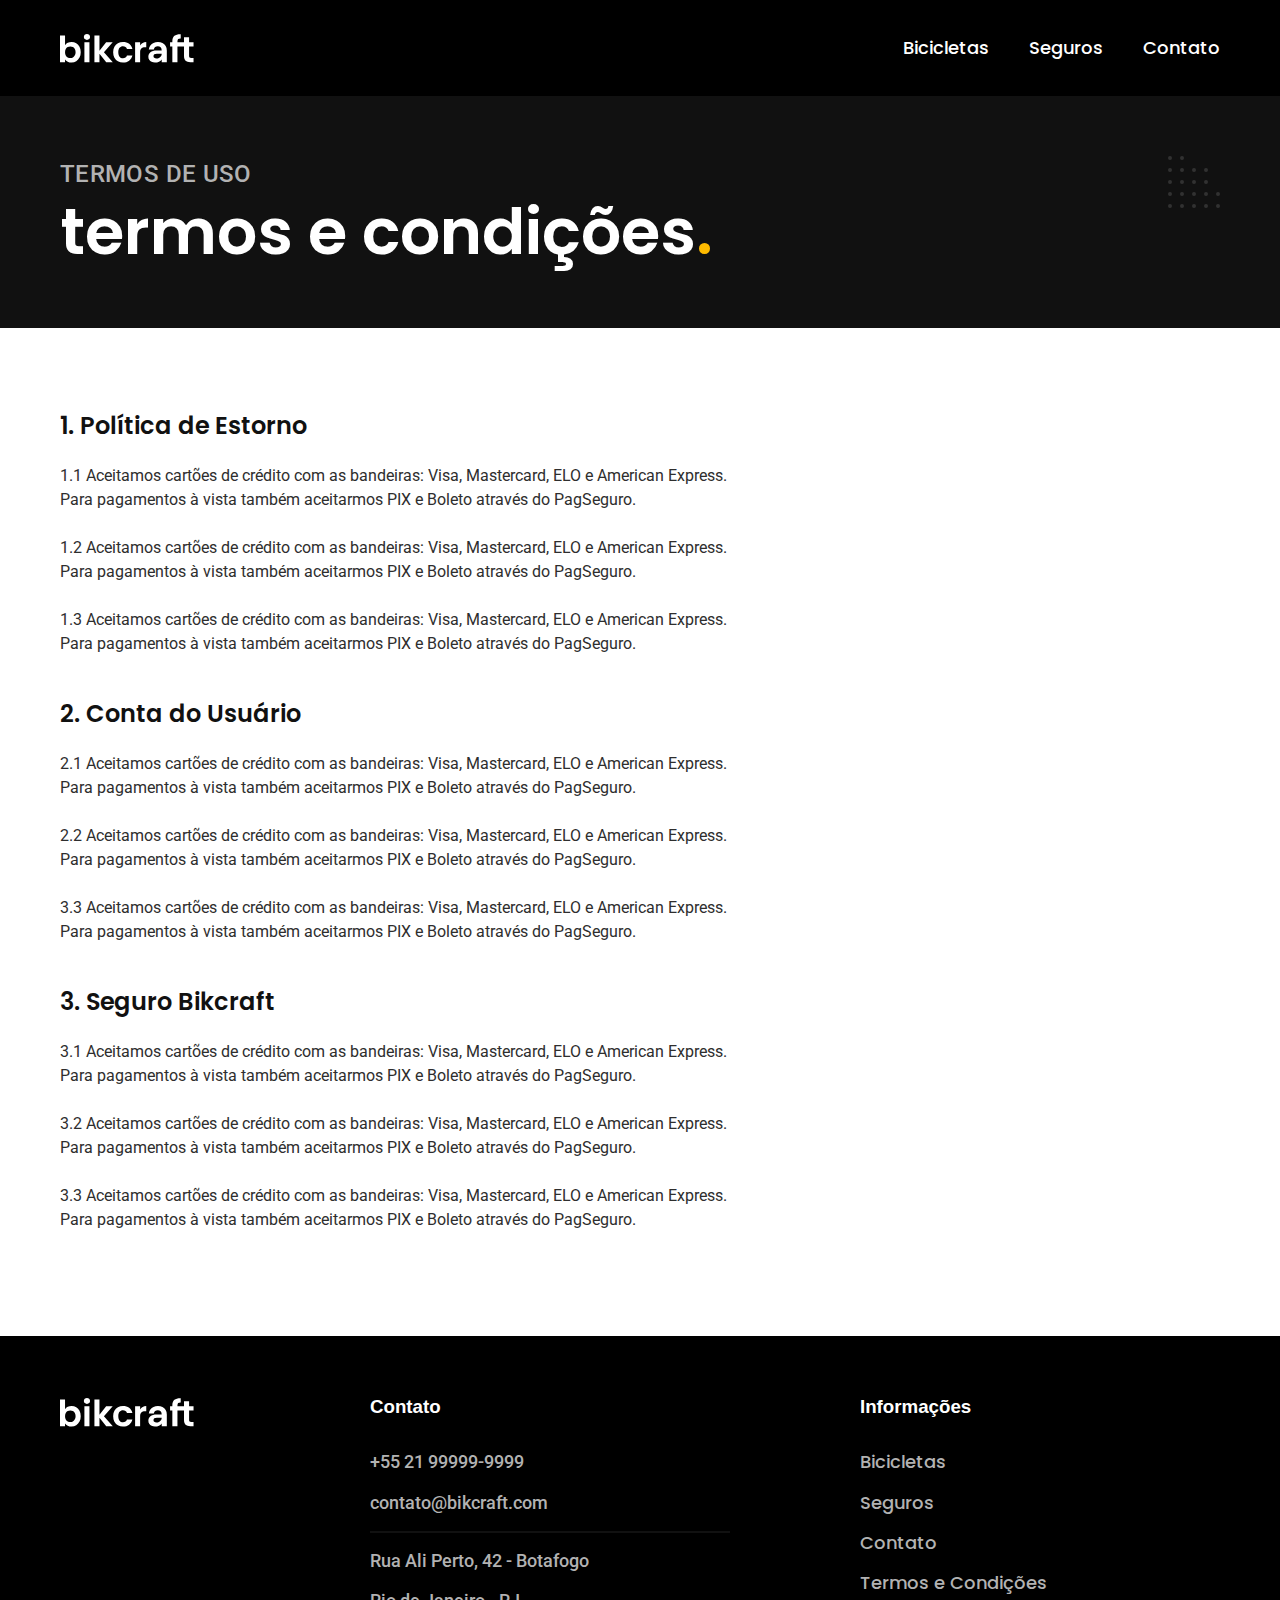
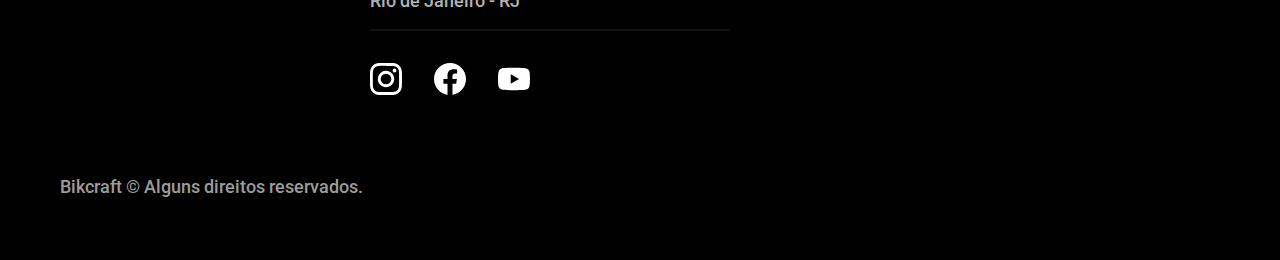
<file: termos.html>
<!DOCTYPE html>
<html lang="pt-br">
  <head>
    <meta charset="UTF-8">
    <meta http-equiv="X-UA-Compatible" content="IE=edge">
    <meta name="viewport" content="width=device-width, initial-scale=1.0">
    <title>Termos e Condições | Bikcraft</title>
    <meta name="description" content="Termos e condições.">
    <link rel="icon" href="./favicon.svg" type="image/svg+xml">
    <link rel="preload" href="./css/style.min.css" as="style">
    <link rel="stylesheet" href="./css/style.min.css">
    <link rel="preconnect" href="https://fonts.googleapis.com">
    <link rel="preconnect" href="https://fonts.gstatic.com" crossorigin>
    <link href="https://fonts.googleapis.com/css2?family=Merriweather:ital,wght@1,900&family=Poppins:wght@400;600&family=Roboto:wght@400;500&display=swap" rel="stylesheet">
    <script>document.documentElement.classList.add("js");</script>
  </head>

  <body id="termos">
    <header class="header-bg">
      <div class="header container">
        <a href="./">
          <img src="./img/bikcraft.svg" width="136" height="32" alt="Bikcraft">
        </a>

        <nav aria-label="Primária">
          <ul class="header-menu font-1-m cor-0">
            <li><a href="./bicicletas.html">Bicicletas</a></li>
            <li><a href="./seguros.html">Seguros</a></li>
            <li><a href="./contato.html">Contato</a></li>
          </ul>
        </nav>
      </div>
    </header>

    <main>
      <div class="titulo-bg">
        <div class="titulo container">
          <p class="font-2-l-b cor-5">Termos de uso</p>
          <h1 class="font-1-xxl cor-0">termos e condições<span class="cor-p1">.</span></h1>
        </div>
      </div>

      <div class="termos font-2-s cor-10 container">
        <h2 class="font-1-l cor-11">1. Política de Estorno</h2>
        <p>1.1 Aceitamos cartões de crédito com as bandeiras: Visa, Mastercard, ELO e American Express. Para pagamentos à vista também aceitarmos PIX e Boleto através do PagSeguro.</p>
        <p>1.2 Aceitamos cartões de crédito com as bandeiras: Visa, Mastercard, ELO e American Express. Para pagamentos à vista também aceitarmos PIX e Boleto através do PagSeguro.</p>
        <p>1.3 Aceitamos cartões de crédito com as bandeiras: Visa, Mastercard, ELO e American Express. Para pagamentos à vista também aceitarmos PIX e Boleto através do PagSeguro.</p>
        <h2 class="font-1-l cor-11">2. Conta do Usuário</h2>
        <p>2.1 Aceitamos cartões de crédito com as bandeiras: Visa, Mastercard, ELO e American Express. Para pagamentos à vista também aceitarmos PIX e Boleto através do PagSeguro.</p>
        <p>2.2 Aceitamos cartões de crédito com as bandeiras: Visa, Mastercard, ELO e American Express. Para pagamentos à vista também aceitarmos PIX e Boleto através do PagSeguro.</p>
        <p>3.3 Aceitamos cartões de crédito com as bandeiras: Visa, Mastercard, ELO e American Express. Para pagamentos à vista também aceitarmos PIX e Boleto através do PagSeguro.</p>
        <h2 class="font-1-l cor-11">3. Seguro Bikcraft</h2>
        <p>3.1 Aceitamos cartões de crédito com as bandeiras: Visa, Mastercard, ELO e American Express. Para pagamentos à vista também aceitarmos PIX e Boleto através do PagSeguro.</p>
        <p>3.2 Aceitamos cartões de crédito com as bandeiras: Visa, Mastercard, ELO e American Express. Para pagamentos à vista também aceitarmos PIX e Boleto através do PagSeguro.</p>
        <p>3.3 Aceitamos cartões de crédito com as bandeiras: Visa, Mastercard, ELO e American Express. Para pagamentos à vista também aceitarmos PIX e Boleto através do PagSeguro.</p>
      </div>
    </main>

    <footer class="footer-bg">
      <div class="footer container">
        <img src="./img/bikcraft.svg" width="136" height="32" alt="Bikcraft">

        <div class="footer-contato">
          <h3 class="font 2-l-b cor-0">Contato</h3>
          <ul class="font-2-m cor-5">
            <li><a href="tel:+5521999999999">+55 21 99999-9999</a></li>
            <li><a href="mailto:contato@bikcraft.com">contato@bikcraft.com</a></li>
            <li>Rua Ali Perto, 42 - Botafogo</li>
            <li>Rio de Janeiro - RJ</li>
          </ul>
          <div class="footer-redes">
            <a href="./"><img src="./img/redes/instagram.svg" width="32" height="32" alt="Instagram"></a>
            <a href="./"><img src="./img/redes/facebook.svg" width="32" height="32" alt="Facebook"></a>
            <a href="./"><img src="./img/redes/youtube.svg" width="32" height="32" alt="Youtube"></a>
          </div>
        </div>

        <div class="footer-informacoes">
          <h3 class="font 2-l-b cor-0">Informações</h3>
          <nav>
            <ul class="font-1-m cor-5">
              <li><a href="./bicicletas.html">Bicicletas</a></li>
              <li><a href="./seguros.html">Seguros</a></li>
              <li><a href="./contato.html">Contato</a></li>
              <li><a href="./termos.html">Termos e Condições</a></li>
            </ul>
          </nav>
        </div>
        <p class="footer-copy font-2-m cor-6">
          Bikcraft &copy; Alguns direitos reservados.
        </p>
      </div>
    </footer>

    <script src="./js/script.js"></script>
  </body>
</html>
</file>
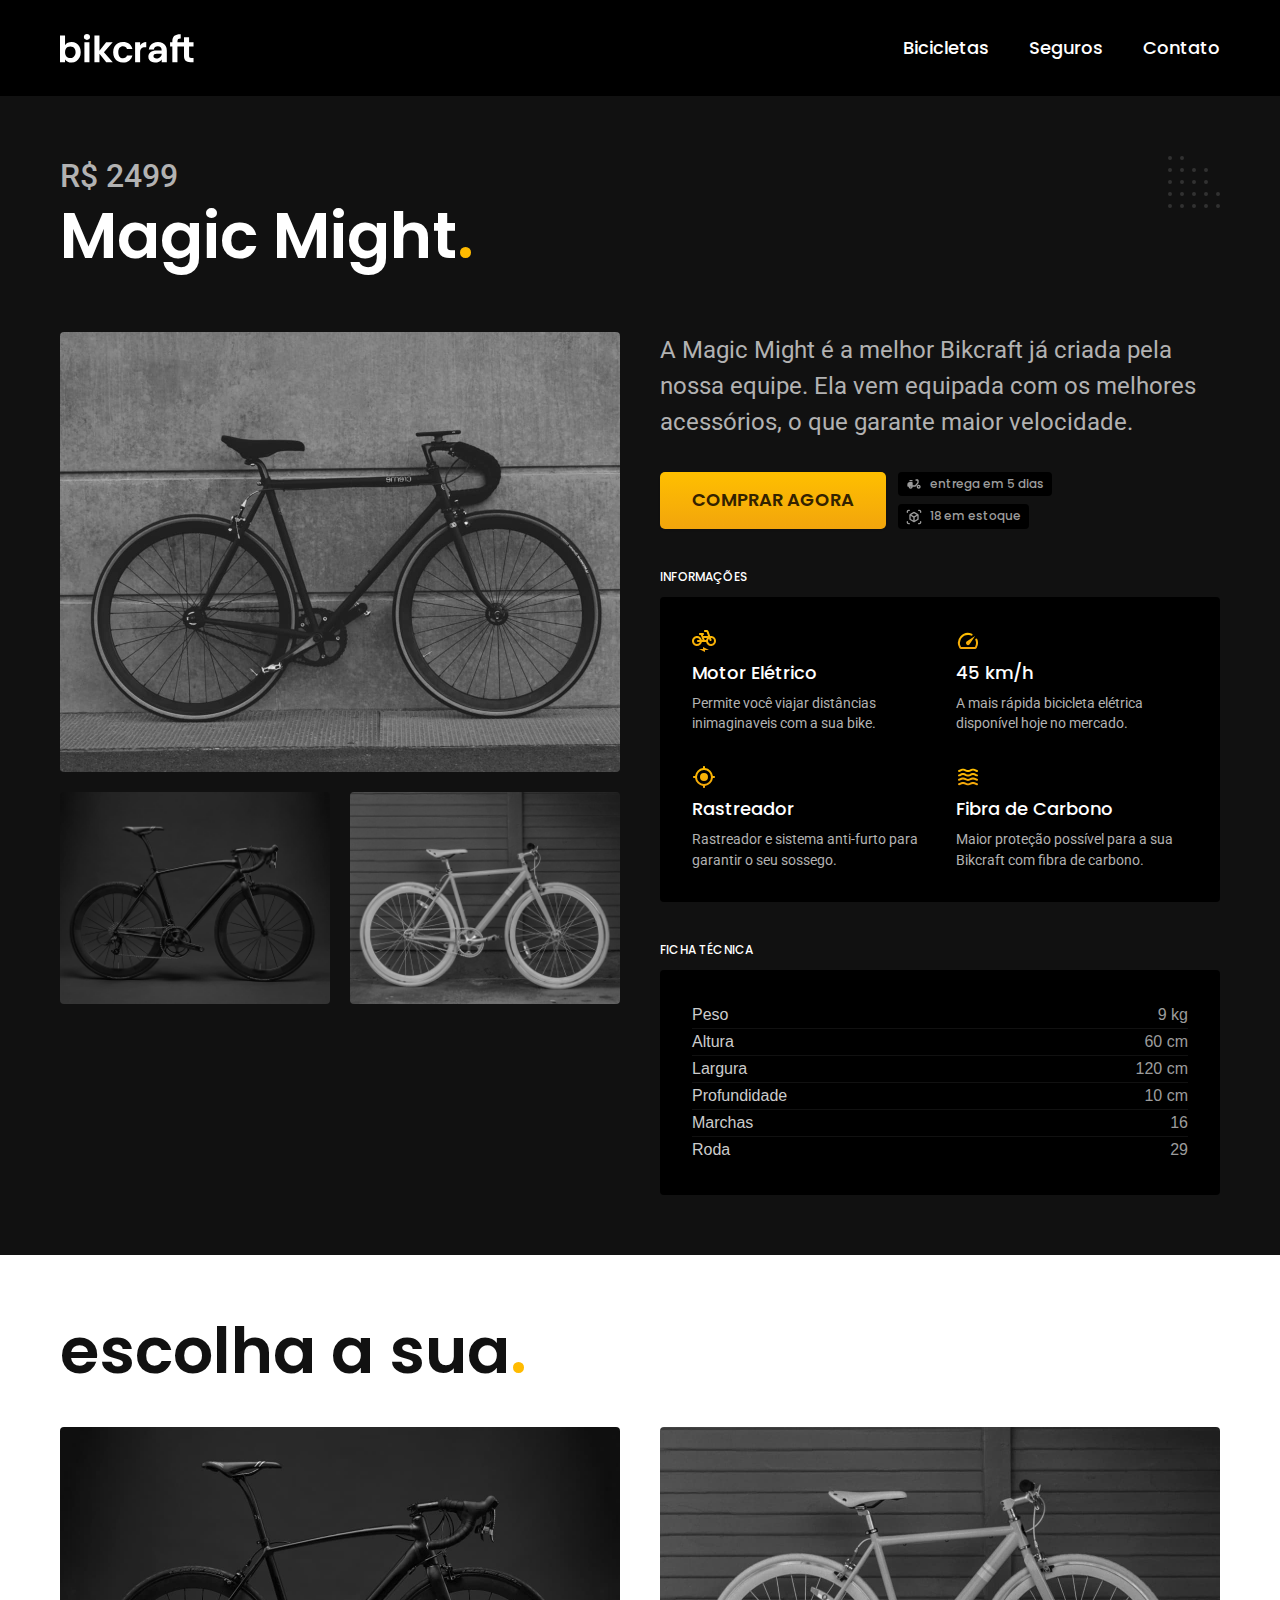
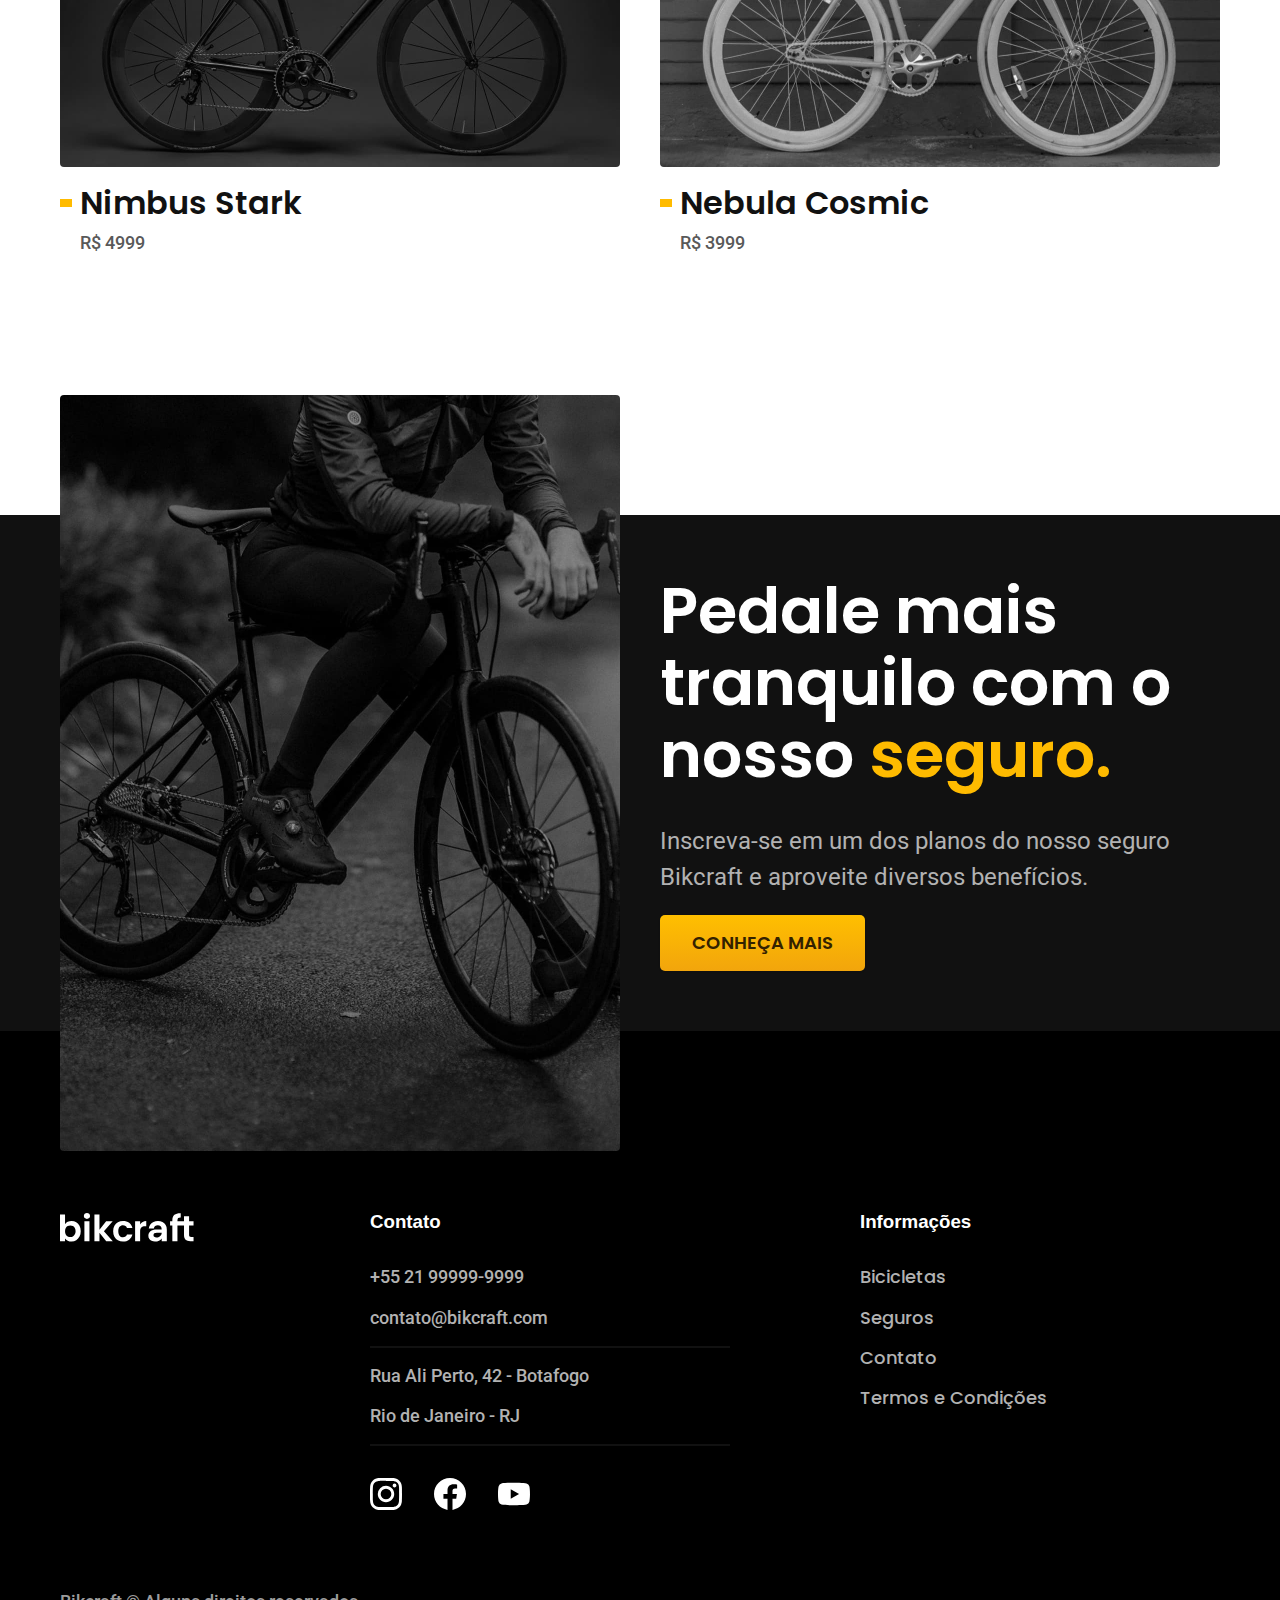
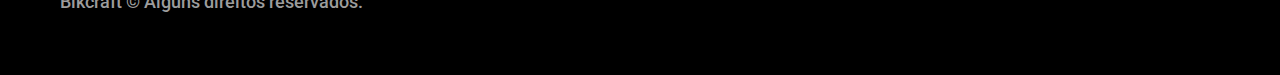
<file: bicicletas/magic.html>
<!DOCTYPE html>
<html lang="pt-br">
  <head>
    <meta charset="UTF-8">
    <meta http-equiv="X-UA-Compatible" content="IE=edge">
    <meta name="viewport" content="width=device-width, initial-scale=1.0">
    <title>Magic Might | Bikcraft</title>
    <meta name="description" content="Termos e condições.">
    <link rel="icon" href="../favicon.svg" type="image/svg+xml">
    <link rel="preload" href="../css/style.min.css" as="style">
    <link rel="stylesheet" href="../css/style.min.css">
    <link rel="preconnect" href="https://fonts.googleapis.com">
    <link rel="preconnect" href="https://fonts.gstatic.com" crossorigin>
    <link href="https://fonts.googleapis.com/css2?family=Merriweather:ital,wght@1,900&family=Poppins:wght@400;600&family=Roboto:wght@400;500&display=swap" rel="stylesheet">
    <script>document.documentElement.classList.add("js");</script>
  </head>

  <body id="bicicleta">
    <header class="header-bg">
      <div class="header container">
        <a href="../">
          <img src="../img/bikcraft.svg" width="136" height="32" alt="Bikcraft">
        </a>

        <nav aria-label="Primária">
          <ul class="header-menu font-1-m cor-0">
            <li><a href="../bicicletas.html">Bicicletas</a></li>
            <li><a href="../seguros.html">Seguros</a></li>
            <li><a href="../contato.html">Contato</a></li>
          </ul>
        </nav>
      </div>
    </header>

    <main class="titulo-bg">
      <div>
        <div class="titulo container">
          <p class="font-2-xl cor-5">R$ 2499</p>
          <h1 class="font-1-xxl cor-0">Magic Might<span class="cor-p1">.</span></h1>
        </div>
      </div>

      <div class="bicicleta container">
        <div class="bicicleta-imagens">
          <img src="../img/bicicleta/nimbus2.jpg" class="fadeInLeft" data-anime="200" width="1120" height="880" alt="Bicicleta 2">
          <img src="../img/bicicleta/nimbus1.jpg" class="fadeInLeft" data-anime="400" width="1120" height="880" alt="Bicicleta 1">
          <img src="../img/bicicleta/nimbus3.jpg" class="fadeInLeft" data-anime="600" width="1120" height="880" alt="Bicicleta 3">
        </div>

        <div class="bicicleta-conteudo">
          <p class="font-2-l cor-5 fadeInRight" data-anime="200">A Magic Might é a melhor Bikcraft já criada pela nossa equipe. Ela vem equipada com os melhores acessórios, o que garante maior velocidade.</p>

          <div class="bicicleta-comprar fadeInRight" data-anime="400">
            <a class="botao" href="../orcamento.html?tipo=bikcraft&produto=magic">Comprar Agora</a>
            <span class="font-1-xs cor-6"><img src="../img/icones/entrega.svg" width="16" height="16" alt="">entrega em 5 dias</span>
            <span class="font-1-xs cor-6"><img src="../img/icones/estoque.svg" width="16" height="16" alt="">18 em estoque</span>
          </div>

          <h2 class="font-1-xs cor-0 fadeInRight" data-anime="600">Informações</h2>
          <ul class="bicicleta-informacoes fadeInRight" data-anime="600">
            <li>
              <img src="../img/icones/eletrica.svg" width="32" height="32" alt="">
              <h3 class="font-1-m cor-0">Motor Elétrico</h3>
              <p class="font-2-xs cor-5">Permite você viajar distâncias inimaginaveis com a sua bike.</p>
            </li>
            <li>
              <img src="../img/icones/velocidade.svg" width="32" height="32" alt="">
              <h3 class="font-1-m cor-0">45 km/h</h3>
              <p class="font-2-xs cor-5">A mais rápida bicicleta elétrica disponível hoje no mercado.</p>
            </li>
            <li>
              <img src="../img/icones/rastreador.svg" width="32" height="32" alt="">
              <h3 class="font-1-m cor-0">Rastreador</h3>
              <p class="font-2-xs cor-5">Rastreador e sistema anti-furto para garantir o seu sossego.</p>
            </li>
            <li>
              <img src="../img/icones/carbono.svg" width="32" height="32" alt="">
              <h3 class="font-1-m cor-0">Fibra de Carbono</h3>
              <p class="font-2-xs cor-5">Maior proteção possível para a sua Bikcraft com fibra de carbono.</p>
            </li>
          </ul>

          <h2 class="font-1-xs cor-0 fadeInRight" data-anime="800">Ficha técnica</h2>
          <ul class="bicicleta-ficha font-2s cor-4 fadeInRight" data-anime="800">
            <li>Peso <span>9 kg</span></li>
            <li>Altura <span>60 cm</span></li>
            <li>Largura <span>120 cm</span></li>
            <li>Profundidade <span>10 cm</span></li>
            <li>Marchas <span>16</span></li>
            <li>Roda <span>29</span></li>
          </ul>
        </div>
      </div>
    </main>

    <article class="bicicletas-lista container">
      <h2 class="font-1-xxl">escolha a sua<span class="cor-p1">.</span></h2>

      <ul>
        <li>
          <a href="./nimbus.html">
            <img src="../img/bicicletas/nimbus.jpg" width="1120" height="680" alt="Bicicleta Preta">
            <h3 class="font-1-xl">Nimbus Stark</h3>
            <span class="font-2-m cor-8">R$ 4999</span>
          </a>
        </li>

        <li>
          <a href="./nebula.html">
            <img src="../img/bicicletas/nebula.jpg" width="1120" height="680" alt="Bicicleta Preta">
            <h3 class="font-1-xl">Nebula Cosmic</h3>
            <span class="font-2-m cor-8">R$ 3999</span>
          </a>
        </li>
      </ul>
    </article>

    <article class="seguro-bg">
      <div class="seguro container">
        <div class="seguro-imagem">
          <img src="../img/fotos/seguros.jpg" width="1560" height="1512" alt="Pessoa parada em cima de uma bicicleta.">
        </div>

        <div class="seguro-conteudo">
          <h2 class="font-1-xxl cor-0">Pedale mais tranquilo com o nosso <span class="cor-p1">seguro.</span></h2>
          <p class="font-2-l cor-5">Inscreva-se em um dos planos do nosso seguro Bikcraft e aproveite diversos benefícios.</p>
          <a class="botao" href="../seguros.html">COnheça Mais</a>
        </div>
      </div>
    </article>

    <footer class="footer-bg">
      <div class="footer container">
        <img src="../img/bikcraft.svg" width="136" height="32" alt="Bikcraft">

        <div class="footer-contato">
          <h3 class="font 2-l-b cor-0">Contato</h3>
          <ul class="font-2-m cor-5">
            <li><a href="tel:+5521999999999">+55 21 99999-9999</a></li>
            <li><a href="mailto:contato@bikcraft.com">contato@bikcraft.com</a></li>
            <li>Rua Ali Perto, 42 - Botafogo</li>
            <li>Rio de Janeiro - RJ</li>
          </ul>
          <div class="footer-redes">
            <a href="../"><img src="../img/redes/instagram.svg" width="32" height="32" alt="Instagram"></a>
            <a href="../"><img src="../img/redes/facebook.svg" width="32" height="32" alt="Facebook"></a>
            <a href="../"><img src="../img/redes/youtube.svg" width="32" height="32" alt="Youtube"></a>
          </div>
        </div>

        <div class="footer-informacoes">
          <h3 class="font 2-l-b cor-0">Informações</h3>
          <nav>
            <ul class="font-1-m cor-5">
              <li><a href="../bicicletas.html">Bicicletas</a></li>
              <li><a href="../seguros.html">Seguros</a></li>
              <li><a href="../contato.html">Contato</a></li>
              <li><a href="../termos.html">Termos e Condições</a></li>
            </ul>
          </nav>
        </div>
        <p class="footer-copy font-2-m cor-6">
          Bikcraft &copy; Alguns direitos reservados.
        </p>
      </div>
    </footer>

    <script src="../js/plugins/simple-anime.js"></script>
    <script src="../js/script.js"></script>
  </body>
</html>
</file>
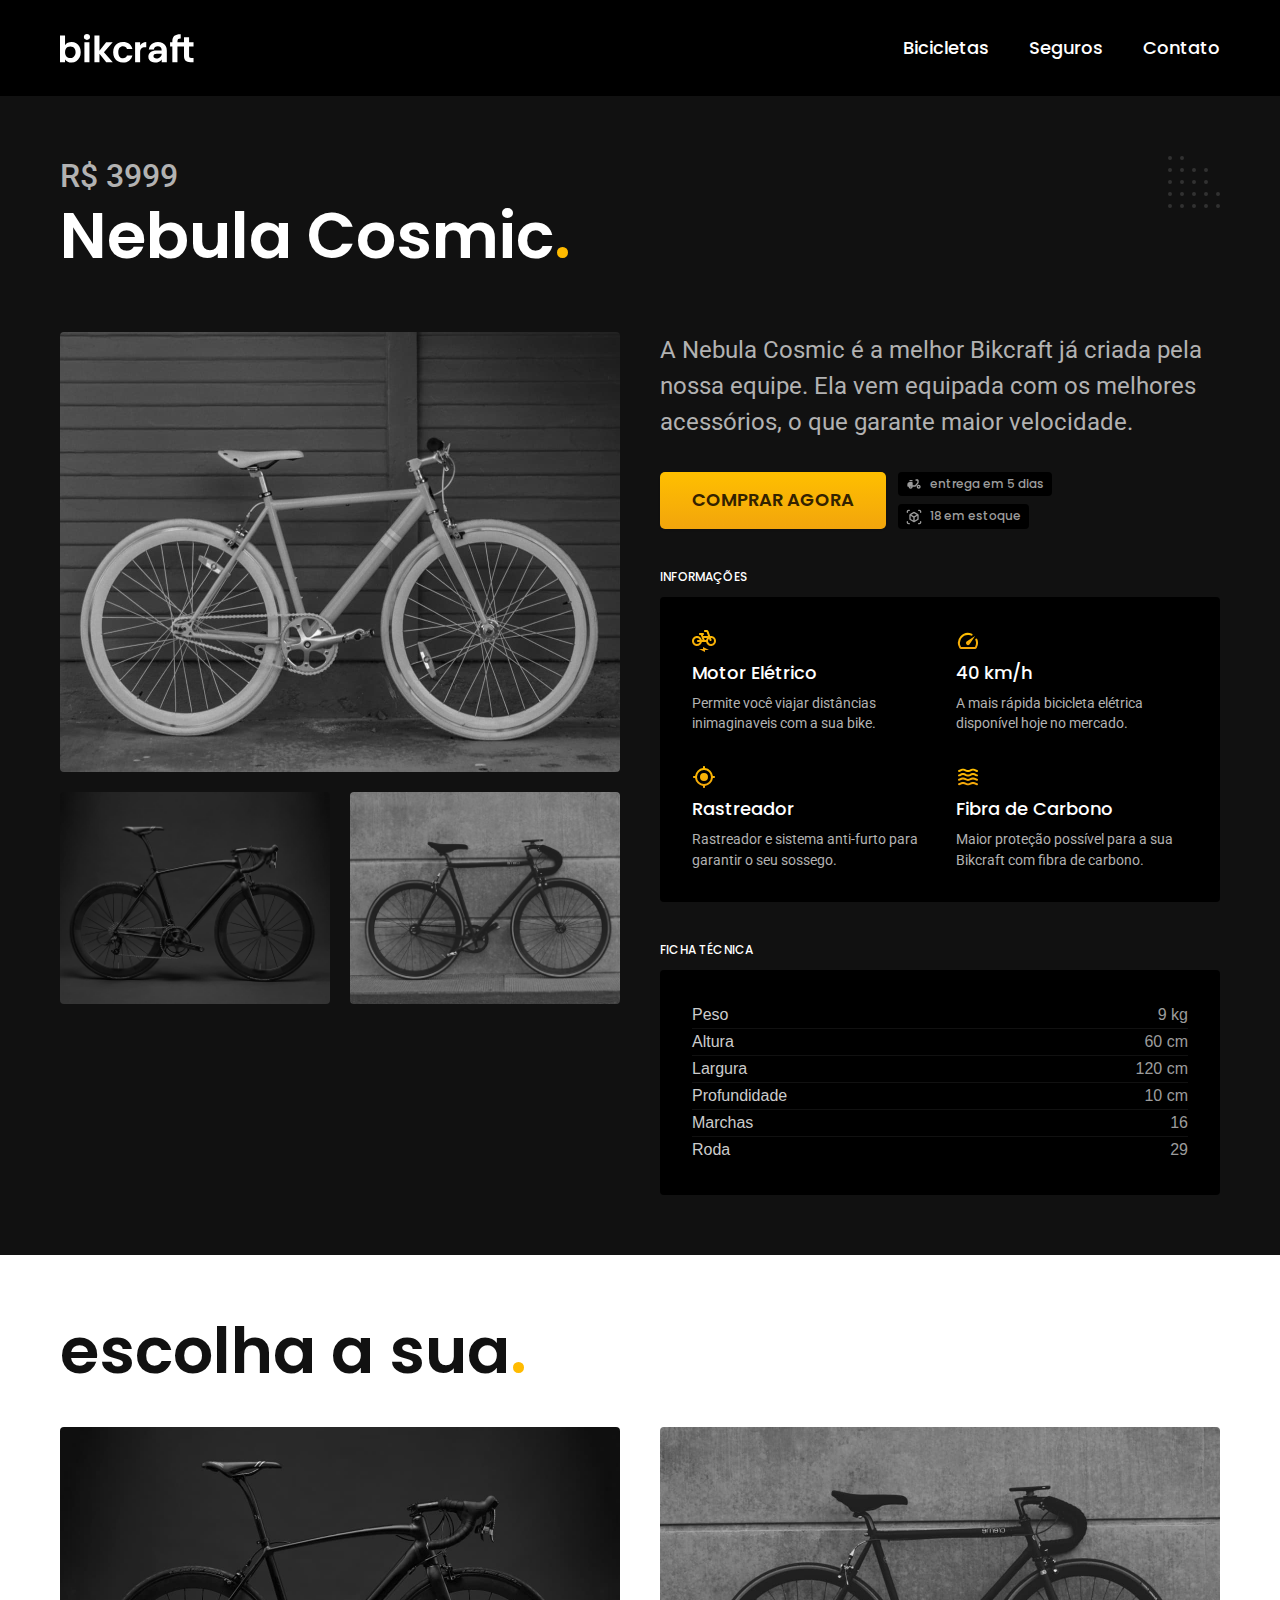
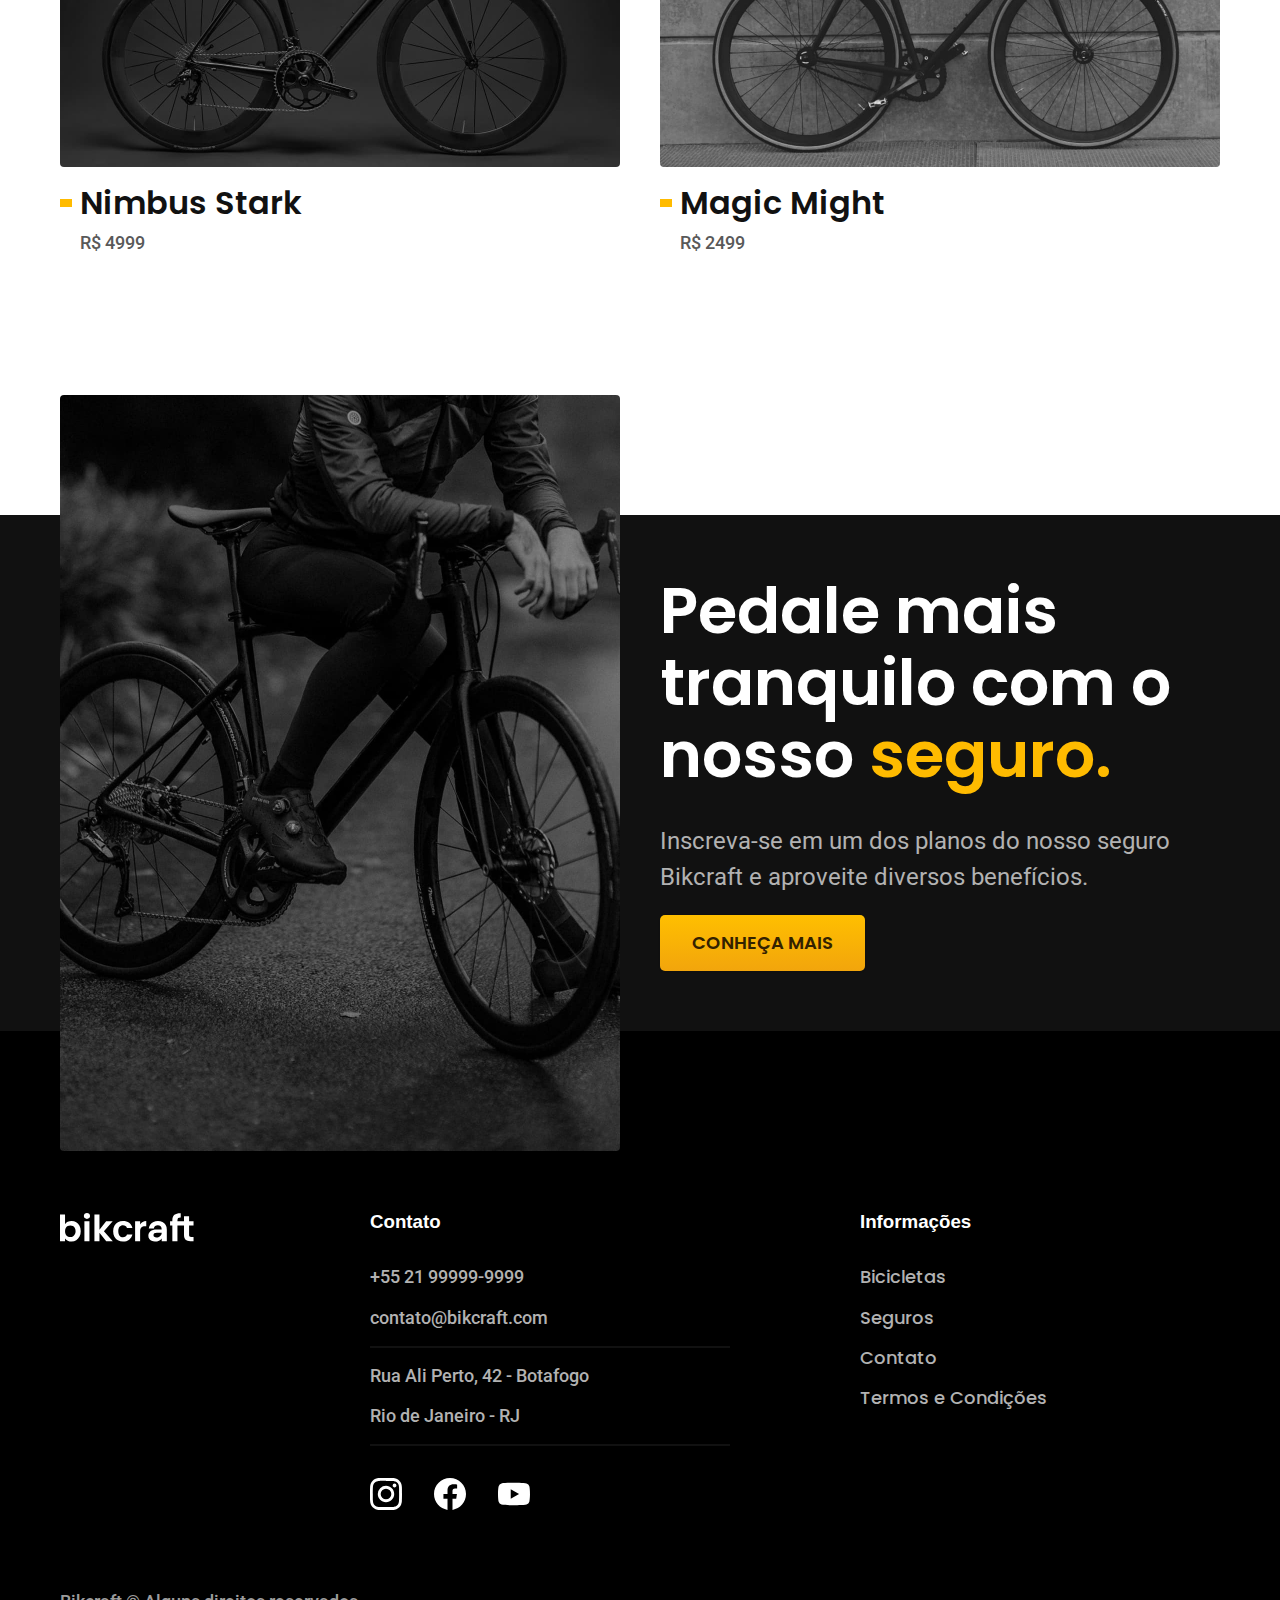
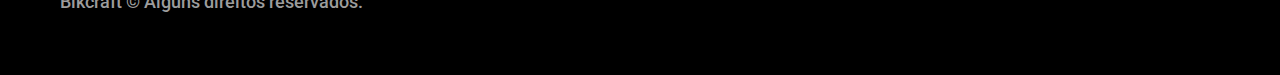
<file: bicicletas/nebula.html>
<!DOCTYPE html>
<html lang="pt-br">
  <head>
    <meta charset="UTF-8">
    <meta http-equiv="X-UA-Compatible" content="IE=edge">
    <meta name="viewport" content="width=device-width, initial-scale=1.0">
    <title>Nebula Cosmic | Bikcraft</title>
    <meta name="description" content="Termos e condições.">
    <link rel="icon" href="../favicon.svg" type="image/svg+xml">
    <link rel="preload" href="../css/style.min.css" as="style">
    <link rel="stylesheet" href="../css/style.min.css">
    <link rel="preconnect" href="https://fonts.googleapis.com">
    <link rel="preconnect" href="https://fonts.gstatic.com" crossorigin>
    <link href="https://fonts.googleapis.com/css2?family=Merriweather:ital,wght@1,900&family=Poppins:wght@400;600&family=Roboto:wght@400;500&display=swap" rel="stylesheet">
    <script>document.documentElement.classList.add("js");</script>
  </head>

  <body id="bicicleta">
    <header class="header-bg">
      <div class="header container">
        <a href="../">
          <img src="../img/bikcraft.svg" width="136" height="32" alt="Bikcraft">
        </a>

        <nav aria-label="Primária">
          <ul class="header-menu font-1-m cor-0">
            <li><a href="../bicicletas.html">Bicicletas</a></li>
            <li><a href="../seguros.html">Seguros</a></li>
            <li><a href="../contato.html">Contato</a></li>
          </ul>
        </nav>
      </div>
    </header>

    <main class="titulo-bg">
      <div>
        <div class="titulo container">
          <p class="font-2-xl cor-5">R$ 3999</p>
          <h1 class="font-1-xxl cor-0">Nebula Cosmic<span class="cor-p1">.</span></h1>
        </div>
      </div>

      <div class="bicicleta container">
        <div class="bicicleta-imagens">
          <img src="../img/bicicleta/nimbus3.jpg" class="fadeInLeft" data-anime="200" width="1120" height="880" alt="Bicicleta 3">
          <img src="../img/bicicleta/nimbus1.jpg" class="fadeInLeft" data-anime="400" width="1120" height="880" alt="Bicicleta 1">
          <img src="../img/bicicleta/nimbus2.jpg" class="fadeInLeft" data-anime="600" width="1120" height="880" alt="Bicicleta 2">
        </div>

        <div class="bicicleta-conteudo">
          <p class="font-2-l cor-5 fadeInRight" data-anime="200">A Nebula Cosmic é a melhor Bikcraft já criada pela nossa equipe. Ela vem equipada com os melhores acessórios, o que garante maior velocidade.</p>

          <div class="bicicleta-comprar fadeInRight" data-anime="400">
            <a class="botao" href="../orcamento.html?tipo=bikcraft&produto=nebula">Comprar Agora</a>
            <span class="font-1-xs cor-6"><img src="../img/icones/entrega.svg" width="16" height="16" alt="">entrega em 5 dias</span>
            <span class="font-1-xs cor-6"><img src="../img/icones/estoque.svg" width="16" height="16" alt="">18 em estoque</span>
          </div>

          <h2 class="font-1-xs cor-0 fadeInRight" data-anime="600">Informações</h2>
          <ul class="bicicleta-informacoes fadeInRight" data-anime="600">
            <li>
              <img src="../img/icones/eletrica.svg" width="32" height="32" alt="">
              <h3 class="font-1-m cor-0">Motor Elétrico</h3>
              <p class="font-2-xs cor-5">Permite você viajar distâncias inimaginaveis com a sua bike.</p>
            </li>
            <li>
              <img src="../img/icones/velocidade.svg" width="32" height="32" alt="">
              <h3 class="font-1-m cor-0">40 km/h</h3>
              <p class="font-2-xs cor-5">A mais rápida bicicleta elétrica disponível hoje no mercado.</p>
            </li>
            <li>
              <img src="../img/icones/rastreador.svg" width="32" height="32" alt="">
              <h3 class="font-1-m cor-0">Rastreador</h3>
              <p class="font-2-xs cor-5">Rastreador e sistema anti-furto para garantir o seu sossego.</p>
            </li>
            <li>
              <img src="../img/icones/carbono.svg" width="32" height="32" alt="">
              <h3 class="font-1-m cor-0">Fibra de Carbono</h3>
              <p class="font-2-xs cor-5">Maior proteção possível para a sua Bikcraft com fibra de carbono.</p>
            </li>
          </ul>

          <h2 class="font-1-xs cor-0 fadeInRight" data-anime="800">Ficha técnica</h2>
          <ul class="bicicleta-ficha font-2s cor-4 fadeInRight" data-anime="800">
            <li>Peso <span>9 kg</span></li>
            <li>Altura <span>60 cm</span></li>
            <li>Largura <span>120 cm</span></li>
            <li>Profundidade <span>10 cm</span></li>
            <li>Marchas <span>16</span></li>
            <li>Roda <span>29</span></li>
          </ul>
        </div>
      </div>
    </main>

    <article class="bicicletas-lista container">
      <h2 class="font-1-xxl">escolha a sua<span class="cor-p1">.</span></h2>

      <ul>
        <li>
          <a href="./nimbus.html">
            <img src="../img/bicicletas/nimbus.jpg" width="1120" height="680" alt="Bicicleta Preta">
            <h3 class="font-1-xl">Nimbus Stark</h3>
            <span class="font-2-m cor-8">R$ 4999</span>
          </a>
        </li>

        <li>
          <a href="./magic.html">
            <img src="../img/bicicletas/magic.jpg" width="1120" height="680" alt="Bicicleta Preta">
            <h3 class="font-1-xl">Magic Might</h3>
            <span class="font-2-m cor-8">R$ 2499</span>
          </a>
        </li>
      </ul>
    </article>

    <article class="seguro-bg">
      <div class="seguro container">
        <div class="seguro-imagem">
          <img src="../img/fotos/seguros.jpg" width="1360" height="1512" alt="Pessoa parada em cima de uma bicicleta.">
        </div>

        <div class="seguro-conteudo">
          <h2 class="font-1-xxl cor-0">Pedale mais tranquilo com o nosso <span class="cor-p1">seguro.</span></h2>
          <p class="font-2-l cor-5">Inscreva-se em um dos planos do nosso seguro Bikcraft e aproveite diversos benefícios.</p>
          <a class="botao" href="../seguros.html">COnheça Mais</a>
        </div>
      </div>
    </article>

    <footer class="footer-bg">
      <div class="footer container">
        <img src="../img/bikcraft.svg" width="136" height="32" alt="Bikcraft">

        <div class="footer-contato">
          <h3 class="font 2-l-b cor-0">Contato</h3>
          <ul class="font-2-m cor-5">
            <li><a href="tel:+5521999999999">+55 21 99999-9999</a></li>
            <li><a href="mailto:contato@bikcraft.com">contato@bikcraft.com</a></li>
            <li>Rua Ali Perto, 42 - Botafogo</li>
            <li>Rio de Janeiro - RJ</li>
          </ul>
          <div class="footer-redes">
            <a href="../"><img src="../img/redes/instagram.svg" width="32" height="32" alt="Instagram"></a>
            <a href="../"><img src="../img/redes/facebook.svg" width="32" height="32" alt="Facebook"></a>
            <a href="../"><img src="../img/redes/youtube.svg" width="32" height="32" alt="Youtube"></a>
          </div>
        </div>

        <div class="footer-informacoes">
          <h3 class="font 2-l-b cor-0">Informações</h3>
          <nav>
            <ul class="font-1-m cor-5">
              <li><a href="../bicicletas.html">Bicicletas</a></li>
              <li><a href="../seguros.html">Seguros</a></li>
              <li><a href="../contato.html">Contato</a></li>
              <li><a href="../termos.html">Termos e Condições</a></li>
            </ul>
          </nav>
        </div>
        <p class="footer-copy font-2-m cor-6">
          Bikcraft &copy; Alguns direitos reservados.
        </p>
      </div>
    </footer>

    <script src="../js/plugins/simple-anime.js"></script>
    <script src="../js/script.js"></script>
  </body>
</html>
</file>
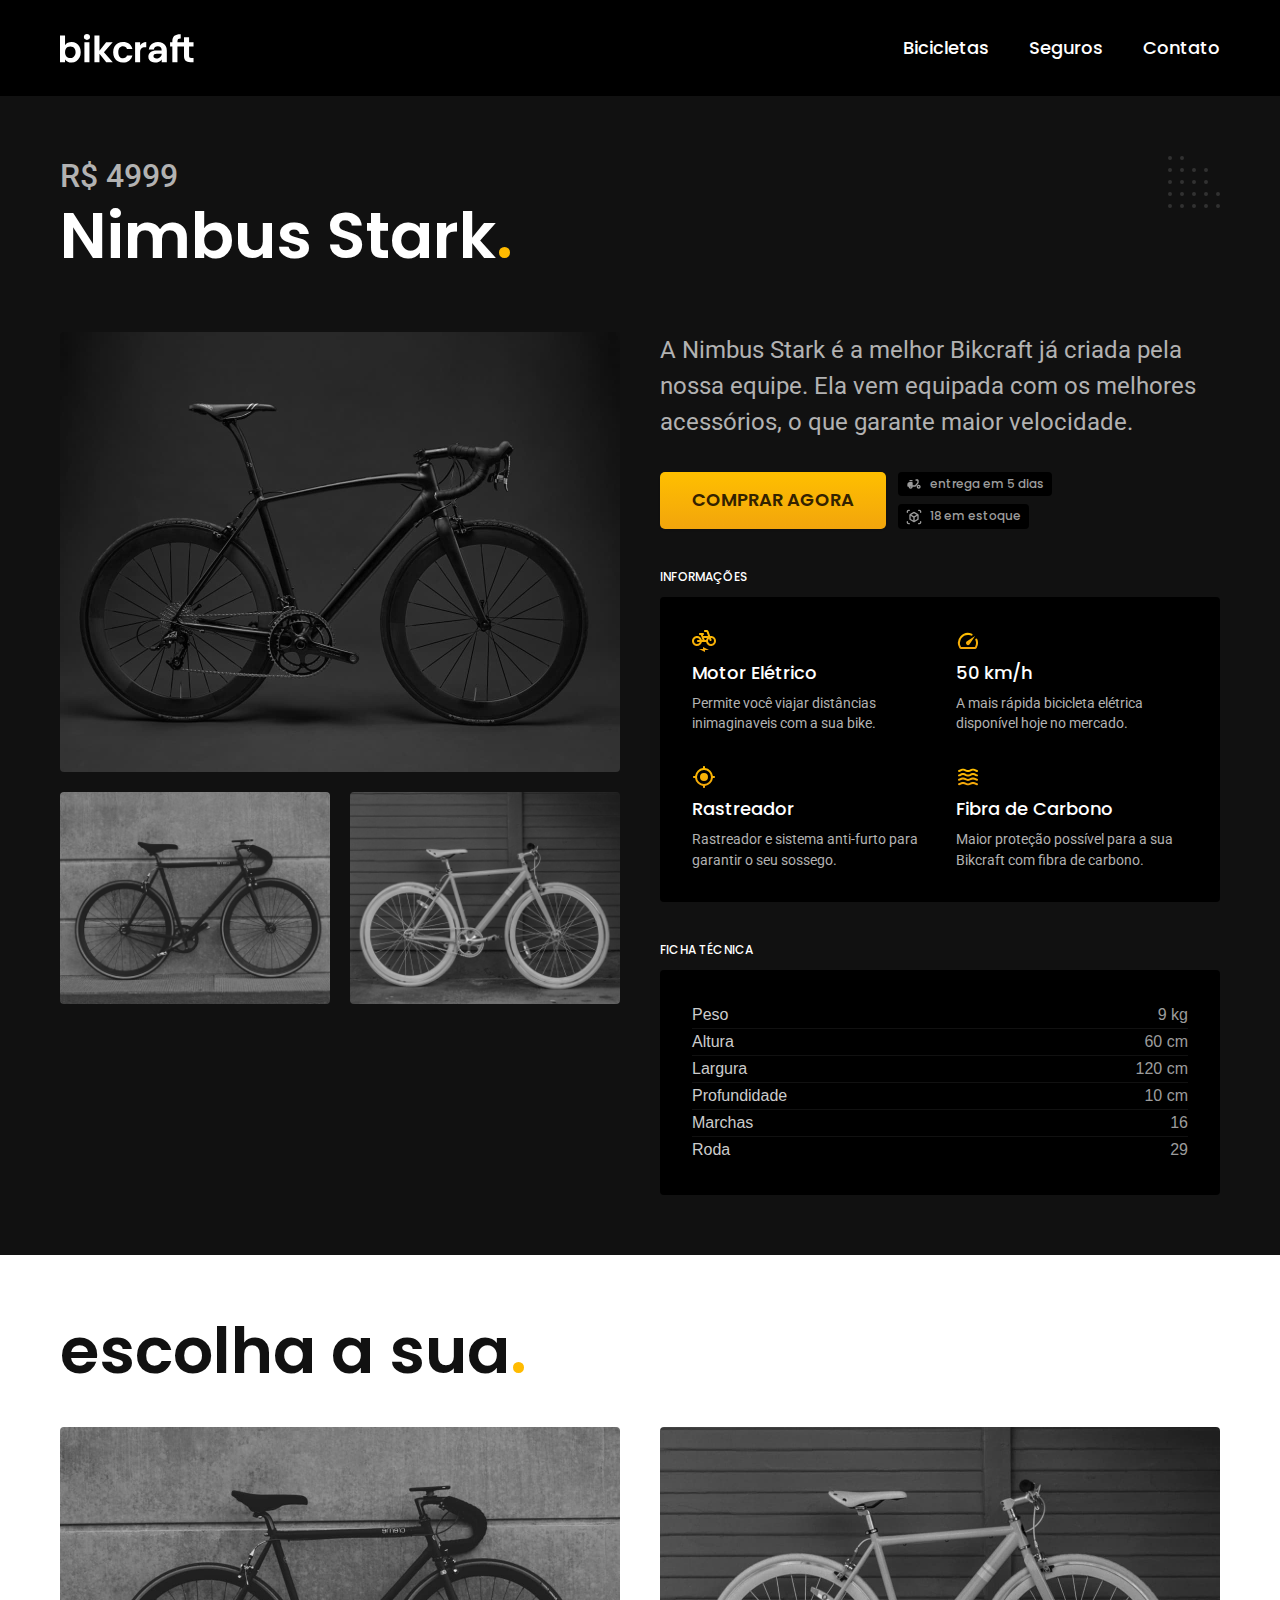
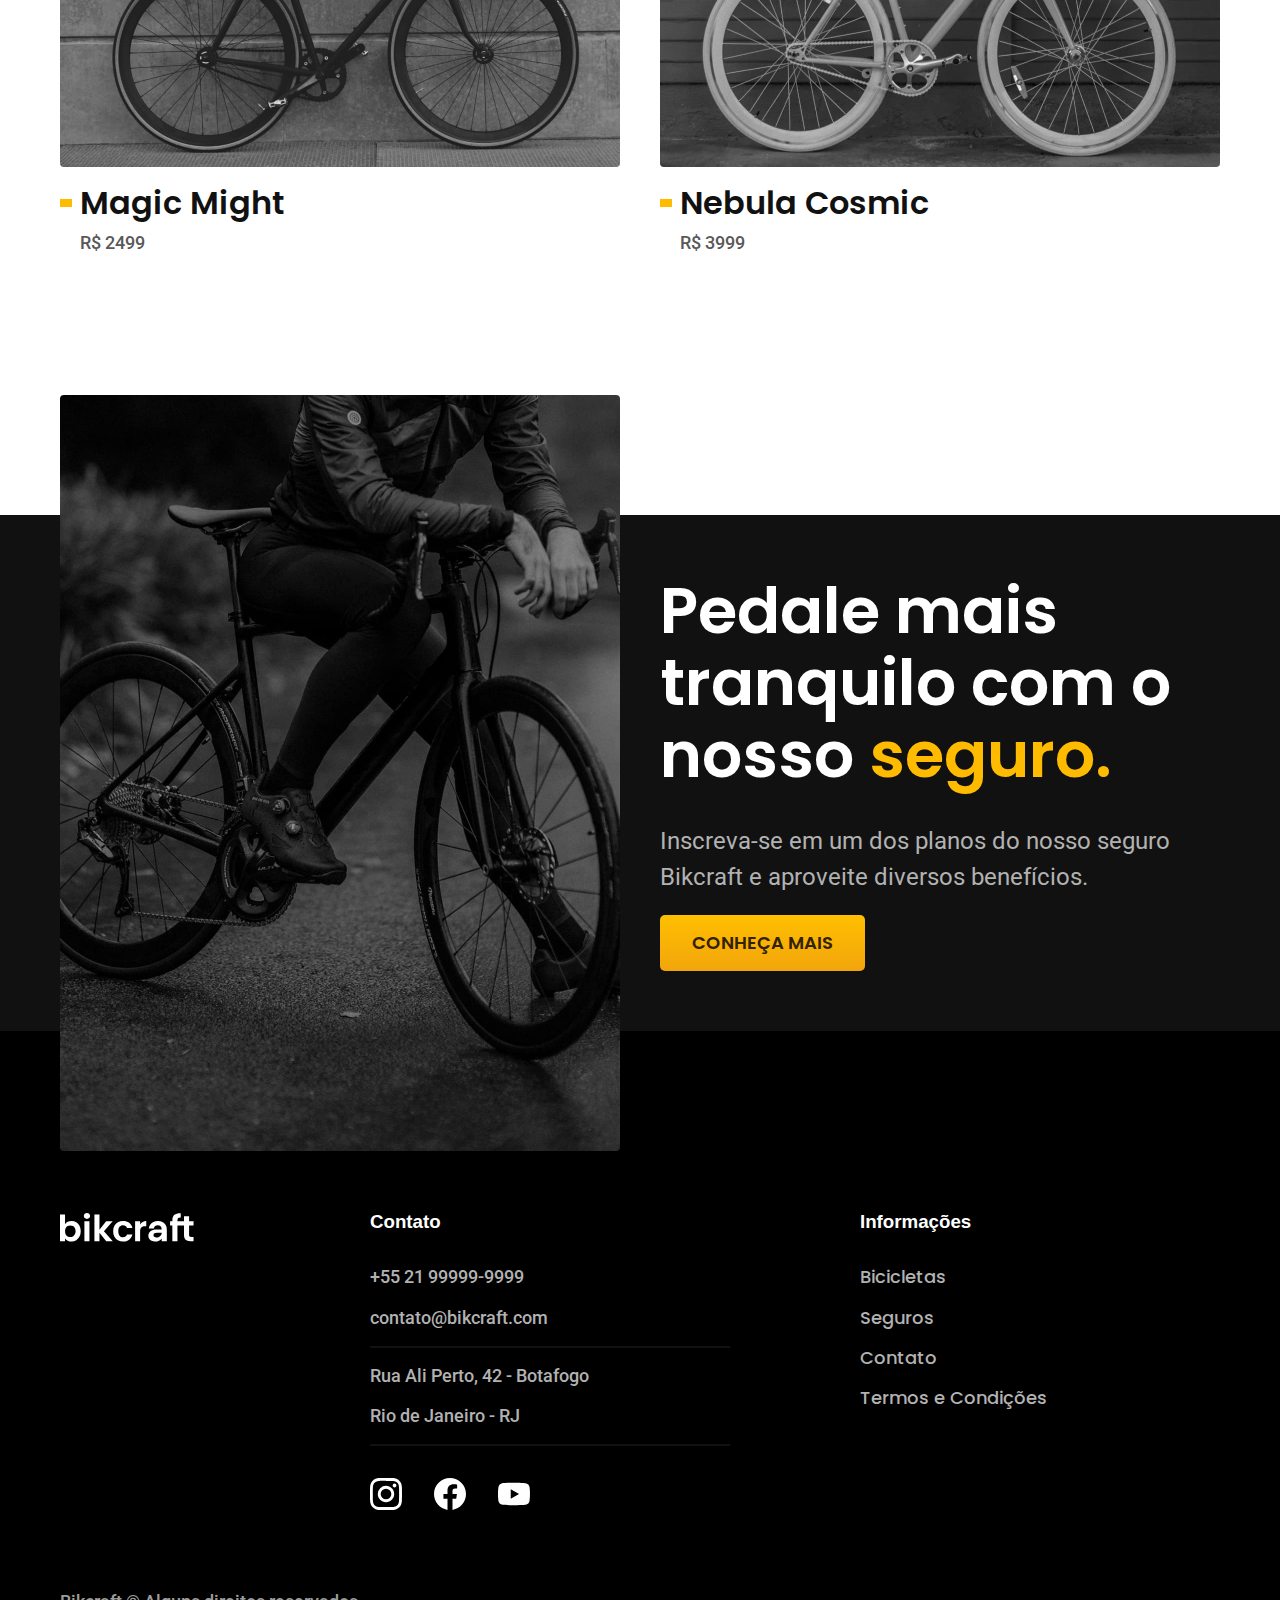
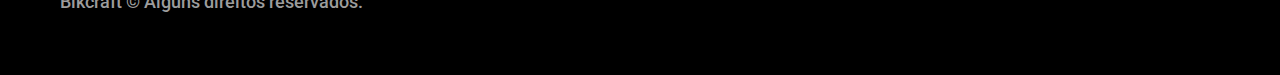
<file: bicicletas/nimbus.html>
<!DOCTYPE html>
<html lang="pt-br">
  <head>
    <meta charset="UTF-8">
    <meta http-equiv="X-UA-Compatible" content="IE=edge">
    <meta name="viewport" content="width=device-width, initial-scale=1.0">
    <title>Nimbus Stark | Bikcraft</title>
    <meta name="description" content="Termos e condições.">
    <link rel="icon" href="../favicon.svg" type="image/svg+xml">
    <link rel="preload" href="../css/style.min.css" as="style">
    <link rel="stylesheet" href="../css/style.min.css">
    <link rel="preconnect" href="https://fonts.googleapis.com">
    <link rel="preconnect" href="https://fonts.gstatic.com" crossorigin>
    <link href="https://fonts.googleapis.com/css2?family=Merriweather:ital,wght@1,900&family=Poppins:wght@400;600&family=Roboto:wght@400;500&display=swap" rel="stylesheet">
    <script>document.documentElement.classList.add("js");</script>
  </head>

  <body id="bicicleta">
    <header class="header-bg">
      <div class="header container">
        <a href="../">
          <img src="../img/bikcraft.svg" width="136" height="32" alt="Bikcraft">
        </a>

        <nav aria-label="Primária">
          <ul class="header-menu font-1-m cor-0">
            <li><a href="../bicicletas.html">Bicicletas</a></li>
            <li><a href="../seguros.html">Seguros</a></li>
            <li><a href="../contato.html">Contato</a></li>
          </ul>
        </nav>
      </div>
    </header>

    <main class="titulo-bg">
      <div>
        <div class="titulo container">
          <p class="font-2-xl cor-5">R$ 4999</p>
          <h1 class="font-1-xxl cor-0">Nimbus Stark<span class="cor-p1">.</span></h1>
        </div>
      </div>

      <div class="bicicleta container">
        <div class="bicicleta-imagens">
          <img src="../img/bicicleta/nimbus1.jpg" class="fadeInLeft" data-anime="200" width="1120" height="880" alt="Bicicleta 1">
          <img src="../img/bicicleta/nimbus2.jpg" class="fadeInLeft" data-anime="400" width="1120" height="880" alt="Bicicleta 2">
          <img src="../img/bicicleta/nimbus3.jpg" class="fadeInLeft" data-anime="600" width="1120" height="880" alt="Bicicleta 3">
        </div>

        <div class="bicicleta-conteudo">
          <p class="font-2-l cor-5 fadeInRight" data-anime="200">A Nimbus Stark é a melhor Bikcraft já criada pela nossa equipe. Ela vem equipada com os melhores acessórios, o que garante maior velocidade.</p>

          <div class="bicicleta-comprar fadeInRight" data-anime="400">
            <a class="botao" href="../orcamento.html?tipo=bikcraft&produto=nimbus">Comprar Agora</a>
            <span class="font-1-xs cor-6"><img src="../img/icones/entrega.svg" width="16" height="16" alt="">entrega em 5 dias</span>
            <span class="font-1-xs cor-6"><img src="../img/icones/estoque.svg" width="16" height="16" alt="">18 em estoque</span>
          </div>

          <h2 class="font-1-xs cor-0 fadeInRight" data-anime="600">Informações</h2>
          <ul class="bicicleta-informacoes fadeInRight" data-anime="600">
            <li>
              <img src="../img/icones/eletrica.svg" width="32" height="32" alt="">
              <h3 class="font-1-m cor-0">Motor Elétrico</h3>
              <p class="font-2-xs cor-5">Permite você viajar distâncias inimaginaveis com a sua bike.</p>
            </li>
            <li>
              <img src="../img/icones/velocidade.svg" width="32" height="32" alt="">
              <h3 class="font-1-m cor-0">50 km/h</h3>
              <p class="font-2-xs cor-5">A mais rápida bicicleta elétrica disponível hoje no mercado.</p>
            </li>
            <li>
              <img src="../img/icones/rastreador.svg" width="32" height="32" alt="">
              <h3 class="font-1-m cor-0">Rastreador</h3>
              <p class="font-2-xs cor-5">Rastreador e sistema anti-furto para garantir o seu sossego.</p>
            </li>
            <li>
              <img src="../img/icones/carbono.svg" width="32" height="32" alt="">
              <h3 class="font-1-m cor-0">Fibra de Carbono</h3>
              <p class="font-2-xs cor-5">Maior proteção possível para a sua Bikcraft com fibra de carbono.</p>
            </li>
          </ul>

          <h2 class="font-1-xs cor-0 fadeInRight" data-anime="800">Ficha técnica</h2>
          <ul class="bicicleta-ficha font-2s cor-4 fadeInRight" data-anime="800">
            <li>Peso <span>9 kg</span></li>
            <li>Altura <span>60 cm</span></li>
            <li>Largura <span>120 cm</span></li>
            <li>Profundidade <span>10 cm</span></li>
            <li>Marchas <span>16</span></li>
            <li>Roda <span>29</span></li>
          </ul>
        </div>
      </div>
    </main>

    <article class="bicicletas-lista container">
      <h2 class="font-1-xxl">escolha a sua<span class="cor-p1">.</span></h2>

      <ul>
        <li>
          <a href="./magic.html">
            <img src="../img/bicicletas/magic.jpg" width="1120" height="680" alt="Bicicleta Preta">
            <h3 class="font-1-xl">Magic Might</h3>
            <span class="font-2-m cor-8">R$ 2499</span>
          </a>
        </li>

        <li>
          <a href="./nebula.html">
            <img src="../img/bicicletas/nebula.jpg" width="1120" height="680" alt="Bicicleta Preta">
            <h3 class="font-1-xl">Nebula Cosmic</h3>
            <span class="font-2-m cor-8">R$ 3999</span>
          </a>
        </li>
      </ul>
    </article>

    <article class="seguro-bg">
      <div class="seguro container">
        <div class="seguro-imagem">
          <img src="../img/fotos/seguros.jpg" width="1360" height="1512" alt="Pessoa parada em cima de uma bicicleta.">
        </div>

        <div class="seguro-conteudo">
          <h2 class="font-1-xxl cor-0">Pedale mais tranquilo com o nosso <span class="cor-p1">seguro.</span></h2>
          <p class="font-2-l cor-5">Inscreva-se em um dos planos do nosso seguro Bikcraft e aproveite diversos benefícios.</p>
          <a class="botao" href="../seguros.html">COnheça Mais</a>
        </div>
      </div>
    </article>

    <footer class="footer-bg">
      <div class="footer container">
        <img src="../img/bikcraft.svg" width="136" height="32" alt="Bikcraft">

        <div class="footer-contato">
          <h3 class="font 2-l-b cor-0">Contato</h3>
          <ul class="font-2-m cor-5">
            <li><a href="tel:+5521999999999">+55 21 99999-9999</a></li>
            <li><a href="mailto:contato@bikcraft.com">contato@bikcraft.com</a></li>
            <li>Rua Ali Perto, 42 - Botafogo</li>
            <li>Rio de Janeiro - RJ</li>
          </ul>
          <div class="footer-redes">
            <a href="../"><img src="../img/redes/instagram.svg" width="32" height="32" alt="Instagram"></a>
            <a href="../"><img src="../img/redes/facebook.svg" width="32" height="32" alt="Facebook"></a>
            <a href="../"><img src="../img/redes/youtube.svg" width="32" height="32" alt="Youtube"></a>
          </div>
        </div>

        <div class="footer-informacoes">
          <h3 class="font 2-l-b cor-0">Informações</h3>
          <nav>
            <ul class="font-1-m cor-5">
              <li><a href="../bicicletas.html">Bicicletas</a></li>
              <li><a href="../seguros.html">Seguros</a></li>
              <li><a href="../contato.html">Contato</a></li>
              <li><a href="../termos.html">Termos e Condições</a></li>
            </ul>
          </nav>
        </div>
        <p class="footer-copy font-2-m cor-6">
          Bikcraft &copy; Alguns direitos reservados.
        </p>
      </div>
    </footer>

    <script src="../js/plugins/simple-anime.js"></script>
    <script src="../js/script.js"></script>
  </body>
</html>
</file>
<file: css/style.min.css>
body{margin:0;font-family:Arial,Helvetica,sans-serif;color:#111}blockquote,dd,h1,h2,h3,h4,p,ul{margin:0}ul{padding:0;list-style:none}a{text-decoration:none;color:inherit}img{max-width:100%;height:auto;display:block}img[src$=".jpg"]{border-radius:4px}.font-1-xs{font:500 0.75rem/1.35 Poppins,sans-serif}.font-2-xs{font:400 0.875rem/1.43 Roboto,sans-serif}.font-1-s{font:500 1rem/1.5 Poppins,sans-serif}.font-2-s{font:400 1rem/1.5 Roboto,sans-serif}.font-1-m,.font-1-m-b{font:500 1.125rem/1.35 Poppins,sans-serif}.font-1-m-b{font-weight:600}.font-2-m{font:500 1.125rem/1.35 Roboto,sans-serif}.font-1-l{font:500 1.5rem/1.5 Poppins,sans-serif}.font-2-l,.font-2-l-b{font:400 1.5rem/1.5 Roboto,sans-serif}.font-2-l-b{font-weight:500;letter-spacing:.015em;text-transform:uppercase}.font-1-xl{font:600 2rem/1.25 Poppins,sans-serif}.font-2-xl{font:500 2rem/1.25 Roboto,sans-serif}.font-1-xxl{font:600 4rem/1.125 Poppins,sans-serif}@media (max-width:1200px){.font-1-xxl{font-size:3rem}.font-2-l{font-size:1.125rem}.font-2-l-b{font-size:1.125rem}}@media (max-width:800px){.font-1-xxl{font-size:2rem}.font-1-xl,.font-2-xl{font-size:1.5rem}}:root{--cor-0:#ffffff;--cor-1:#f7f7f7;--cor-2:#ededed;--cor-3:#dedede;--cor-4:#cccccc;--cor-5:#b2b2b2;--cor-6:#9c9c9c;--cor-7:#717171;--cor-8:#595959;--cor-9:#404040;--cor-10:#2e2e2e;--cor-11:#111111;--cor-12:#000000;--cor-p1:#ffbb00;--cor-p2:#e4a30b;--cor-p3:#a66f00;--cor-p4:#664400;--cor-p5:#332200}.cor-0{color:var(--cor-0)}.cor-1{color:var(--cor-1)}.cor-2{color:var(--cor-2)}.cor-3{color:var(--cor-3)}.cor-4{color:var(--cor-4)}.cor-5{color:var(--cor-5)}.cor-6{color:var(--cor-6)}.cor-7{color:var(--cor-7)}.cor-8{color:var(--cor-8)}.cor-9{color:var(--cor-9)}.cor-10{color:var(--cor-10)}.cor-11{color:var(--cor-11)}.cor-12{color:var(--cor-12)}.cor-p1{color:var(--cor-p1)}.cor-p2{color:var(--cor-p2)}.cor-p3{color:var(--cor-p3)}.cor-p4{color:var(--cor-p4)}.cor-p5{color:var(--cor-p5)}.js .fadeInDown{transform:translate3d(0,-20px,0)}.js .fadeInUp{transform:translate3d(0,20px,0)}.js .fadeInRight{transform:translate3d(20px,0,0)}.js .fadeInLeft{transform:translate3d(-20px,0,0)}.js [data-anime]{opacity:0}.js .anime{opacity:1;transform:none;transition:transform .8s,opacity .8s}.header-bg{background:var(--cor-12)}.header{display:flex;flex-wrap:wrap;gap:20px;justify-content:space-between;align-items:center;padding-top:20px;padding-bottom:20px}.header img{min-width:max-content}.header-menu{display:flex;flex-wrap:wrap;gap:40px}.header-menu a{display:inline-block;padding:16px 0;position:relative}.header-menu a::after{content:"";display:block;height:2px;width:0;background:var(--cor-0);margin-top:4px;transition:.3s;position:absolute}.header-menu a.ativo::after,.header-menu a:hover::after{width:100%}@media (max-width:800px){.header-menu{gap:20px}.header-menu a{background:var(--cor-11);padding:12px 16px;border-radius:4px}.header-menu a:hover{background:var(--cor-10)}.header a::after{display:none}}@media (max-width:600px){.header-menu{gap:12px}.header-menu a{padding:8px 12px;font-size:14px}}@media (max-width:500px){.header{column-gap:50px}.header,.header-menu{justify-content:center}}.footer-bg{background:var(--cor-12)}.footer{display:grid;grid-template-columns:3fr 5fr 4fr;gap:40px;padding-top:60px;padding-bottom:60px}.footer h3{margin-bottom:32px}.footer-contato ul{margin-bottom:32px}.footer-contato li:nth-child(2n):after{content:"";display:block;max-width:360px;height:2px;background:var(--cor-11);margin-top:16px}.footer li{margin-bottom:16px}.footer-redes{display:flex;gap:32px}.footer a:hover{color:var(--cor-0)}.footer-copy{grid-column:1/-1;margin-top:40px}@media (max-width:800px){.footer>img{display:none}.footer{grid-template-columns:1fr 1fr}}@media (max-width:800px){.footer{grid-template-columns:1fr;gap:60px}.footer-copy{margin-top:0}}.container{box-sizing:border-box;max-width:1200px;padding-left:20px;padding-right:20px;margin-left:auto;margin-right:auto}.botao{padding:16px 32px;display:inline-block;background:linear-gradient(#ffbf00,#f2a50c);border-radius:5px;box-shadow:0 1px 2px rgba(0,0,0,.1);text-transform:uppercase;color:var(--cor-p5);font:600 1.125rem/1.35 Poppins,sans-serif;max-width:max-content;border:none;cursor:pointer}.botao:hover{background:linear-gradient(#ffb60d,#e59317)}.botao.secundario{background:var(--cor-10);color:var(--cor-2)}.botao.secundario:hover{background:var(--cor-9)}.botao.seta{display:flex;align-items:center}.botao.seta::after{content:"";display:inline-block;width:18px;height:10px;margin-left:12px;background:url(../img/icones/seta.svg);transition:.2s}.botao.seta:hover::after{transform:translateX(4px)}@media (max-width:600px){.botao{padding:12px 16px;font-size:1rem}}.link{display:inline-block;color:var(--cor-p1);font:500 1.5rem/1.5 Poppins,sans-serif;text-transform:uppercase}.link::after{content:"";display:block;width:100%;height:4px;background:currentColor}.link:hover{color:var(--cor-0)}.titulo-bg{padding-top:60px;padding-bottom:60px;background:var(--cor-11)}.titulo p{margin-bottom:4px}@media (min-width:1200px){.titulo{background:url("../img/dec/top-right.svg") no-repeat top right 20px}}@media (max-width:800px){.titulo-bg{padding-top:40px;padding-bottom:40px}.titulo p{font-size:1rem;text-transform:lowercase;font-weight:400}}.form{display:grid;grid-template-columns:1fr 1fr;gap:20px}.form label{display:block;font:400 1rem/1.5 Poppins,sans-serif;margin-bottom:4px}.form .col-2{grid-column:span 2}.form input[type=email],.form input[type=text],.form textarea{font:400 1rem/1.5 Roboto,sans-serif;background:var(--cor-1);border:1px solid var(--cor-2);padding:12px;border-radius:4px;width:100%;box-sizing:border-box}.form input[type=email]:focus,.form input[type=text]:focus,.form textarea:focus{outline:0;border-color:var(--cor-p1);background:var(--cor-0);box-shadow:0 0 0 2px #fea}@media (max-width:600px){.form{grid-template-columns:1fr}.form .col-2{grid-column:1}}.introducao-bg{background:var(--cor-12);box-shadow:inset 0 -120px var(--cor-0)}.introducao{display:grid;grid-template-columns:1fr 1fr;gap:0 40px}.introducao img{height:100%;object-fit:cover}.introducao-conteudo{align-self:end;padding-bottom:200px}.introducao h1{margin-bottom:32px}.introducao p{margin-bottom:20px}@media (min-width:1600px){.introducao-bg{background:var(--cor-12) url("../img/dec/bottom-left.svg") no-repeat bottom 160px left 20px}}@media (max-width:800px){.introducao-bg{padding-top:40px;box-shadow:inset 0 -60px var(--cor-0)}.introducao{grid-template-columns:1fr;gap:32px}.introducao-conteudo{padding-bottom:0}.introducao h1{margin-bottom:16px}.introducao img{height:500px;width:100%}}.tecnologia-bg{background:var(--cor-11);box-shadow:inset 0 80px var(--cor-0),inset 0 -80px var(--cor-0)}.tecnologia{display:grid;grid-template-columns:1fr 1fr;gap:40px}.tecnologia-imagem img{width:100%;height:100%;object-fit:cover;object-position:left}.tecnologia-conteudo{padding-top:160px;padding-bottom:160px}.tecnologia-conteudo>span{display:block;margin-bottom:20px}.tecnologia-conteudo h2{margin-bottom:32px}.tecnologia-conteudo>span{display:block;margin-bottom:20px}.tecnologia-conteudo>p{margin-bottom:20px}.tecnologia a{margin-bottom:80px}.tecnologia-vantagens{display:flex;gap:40px}.tecnologia-vantagens h3{margin-bottom:8px;width:max-content}.tecnologia-vantagens img{width:24px;margin-bottom:8px}@media (max-width:800px){.tecnologia-bg{box-shadow:initial}.tecnologia{grid-template-columns:1fr}.tecnologia-conteudo{padding-top:60px;padding-bottom:60px}.tecnologia-imagem{display:none}.tecnologia a{margin-bottom:60px}}@media (max-width:600px){.tecnologia-vantagens{flex-direction:column}}.parceiros{padding-top:60px;padding-bottom:120px}.parceiros h2{margin-bottom:60px}.parceiros ul{padding:0 20px;max-width:1400px;display:grid;grid-template-columns:repeat(4,1fr);margin:0 auto}.parceiros li{display:flex;padding:32px;border-left:2px solid var(--cor-2)}.parceiros img{margin:auto}.parceiros li:first-child,.parceiros li:nth-child(5){border-left:none}.parceiros li:nth-child(n+5){border-top:2px solid var(--cor-2)}@media (max-width:800px){.parceiros{padding-bottom:60px}.parceiros h2{margin-bottom:20px}.parceiros ul{grid-template-columns:1fr 1fr}.parceiros li{padding:20px}.parceiros li:nth-child(n+3){border-top:2px solid var(--cor-2)}.parceiros li:nth-child(odd){border-left:none}}.depoimento{display:grid;grid-template-columns:1fr 1fr;background:var(--cor-p1) url(../img/dec/bottom-right-p.svg) no-repeat bottom 40px right 40px;overflow:hidden}.depoimento img{width:100%;height:100%;object-fit:cover;border-radius:0}.depoimento-conteudo{padding:80px;align-self:center}.depoimento-conteudo p{max-width:32ch;font:2rem/1.25 Merriweather,serif;margin-bottom:32px;position:relative}.depoimento p::after,.depoimento p::before{font-size:5rem;color:var(--cor-p2);position:absolute}.depoimento p::before{content:"“";left:-50px;top:-20px}.depoimento p::after{content:"”"}@media (min-width:1200px){.depoimento img{max-height:600px}}@media (max-width:1200px){.depoimento{background:var(--cor-p1)}}@media (max-width:800px){.depoimento{grid-template-columns:1fr;text-align:center}.depoimento img{max-height:300px}.depoimento-conteudo{padding:40px;justify-self:center}.depoimento p::after,.depoimento p::before{position:static;font-size:2rem;color:var(--cor-11)}}.bicicletas-lista{padding-top:60px;padding-bottom:120px}.bicicletas-lista h2{margin-bottom:40px}.bicicletas-lista ul{display:flex;gap:40px;padding:0 20px 20px 20px;max-width:1400px;margin-left:auto;margin-right:auto;overflow-x:auto}#bicicleta .bicicletas-lista ul{padding:0 0 20px 0}.bicicletas-lista li{min-width:280px}.bicicletas-lista a{display:block}.bicicletas-lista img{margin-bottom:16px}.bicicletas-lista h3{margin-bottom:8px;display:flex;align-items:center}.bicicletas-lista h3::before{content:"";display:inline-block;height:8px;width:12px;margin-right:8px;background:var(--cor-p1);transition:width .2s}.bicicletas-lista a:hover h3::before{width:24px}.bicicletas-lista li span{padding-left:20px}@media (max-width:800px){.bicicletas-lista{padding-bottom:60px}.bicicletas-lista ul{gap:20px}}.bicicletas-bg{background:linear-gradient(to right,var(--cor-0) 30%,var(--cor-11) 30%)}.bicicletas{display:grid;grid-template-columns:1fr 1fr;gap:40px;padding-top:60px;padding-bottom:60px}.bicicletas-imagem{display:grid}.bicicletas-imagem img{grid-area:1/1}.bicicletas-imagem span{grid-area:1/1;place-self:start end;margin-top:20px;background:var(--cor-12);display:inline-block;padding:8px 16px 8px 8px;border-radius:4px 0 0 4px}.bicicletas-conteudo{display:grid;grid-template-columns:1fr auto;align-content:start}.bicicletas h2,.bicicletas p{grid-column:1/-1}.bicicletas h2{margin-bottom:20px}.bicicletas h2::before{content:"";display:block;width:12px;height:8px;background:var(--cor-p1);margin-bottom:8px}.bicicletas p{margin-bottom:32px}.bicicletas a{place-self:end}.bicicletas ul{display:grid;gap:16px}.bicicletas li{display:flex;align-items:center;gap:8px}.bicicletas-conteudo img{width:24px}@media (max-width:800px){.bicicletas-bg{background:var(--cor-11)}.bicicletas{grid-template-columns:1fr;gap:20px;padding-top:40px;padding-bottom:40px}}@media (max-width:600px){.bicicletas-conteudo{grid-template-columns:1fr}.bicicletas ul{font-size:1rem;grid-template-columns:1fr 1fr;margin-bottom:32px}.bicicletas a{place-self:start}}@media (min-width:2000px){.bicicletas-bg{background:linear-gradient(to right,var(--cor-0) 35%,var(--cor-11) 30%)}}.bicicleta{display:grid;grid-template-columns:1fr 1fr;align-items:start;gap:40px;padding-top:60px}#bicicleta .titulo p{text-transform:uppercase}.bicicleta-imagens{display:flex;flex-wrap:wrap;gap:20px}.bicicleta-imagens img{flex:1;min-width:200px}.bicicleta-imagens img:first-child{min-width:100%}.bicicleta-conteudo>p{margin-bottom:32px}.bicicleta-comprar{display:grid;grid-template-columns:max-content auto;align-items:center;justify-items:start;gap:8px 12px;margin-bottom:40px}.bicicleta-comprar a{grid-row:span 2}.bicicleta-comprar span{display:flex;align-items:center;gap:8px;background:var(--cor-12);padding:4px 8px;border-radius:4px}.bicicleta-conteudo h2{text-transform:uppercase;letter-spacing:.015em;margin-bottom:12px}.bicicleta-ficha,.bicicleta-informacoes{padding:32px;background:var(--cor-12);border-radius:4px}.bicicleta-informacoes{margin-bottom:40px;display:grid;grid-template-columns:1fr 1fr;gap:32px}.bicicleta-informacoes img{width:24px;margin-bottom:8px}.bicicleta-informacoes h3{margin-bottom:8px}.bicicleta-ficha li{padding:4px 0;display:flex;justify-content:space-between;border-bottom:1px solid var(--cor-11)}.bicicleta-ficha li:last-child{border-bottom:none}.bicicleta-ficha span{color:var(--cor-6)}@media (max-width:800px){.bicicleta{grid-template-columns:1fr;padding-top:40px;padding-bottom:40px}.bicicleta-imagens{grid-row:2}}@media (max-width:400px){.bicicleta-comprar{grid-template-columns:1fr}.bicicleta-informacoes{grid-template-columns:1fr}}.seguro-bg{background:var(--cor-11);box-shadow:inset 0 120px var(--cor-0),inset 0 -120px var(--cor-12)}.seguro{display:grid;grid-template-columns:1fr 1fr;gap:40px}.seguro-imagem img{width:100%;height:100%;object-fit:cover}.seguro-conteudo{padding-top:180px;padding-bottom:180px}.seguro h2{margin-bottom:32px}.seguro p{margin-bottom:20px}@media (max-width:800px){.seguro-bg{background:var(--cor-11);box-shadow:inset 0 -60px var(--cor-12)}.seguro{grid-template-columns:1fr}.seguro-imagem img{height:500px;width:100%}.seguro-conteudo{grid-row:1;padding-top:40px;padding-bottom:0}}.seguros-bg{background:var(--cor-11)}.seguros{padding-top:60px;padding-bottom:60px;display:grid;grid-template-columns:1fr 1fr;gap:40px;align-items:center}#seguros .seguros{padding-top:0}.seguros h2{grid-column:1/-1}.seguros-item{background:var(--cor-12);padding:32px 32px 32px 60px;display:grid;grid-template-columns:1fr auto;border-radius:4px}.seguros-item h3{margin-bottom:40px}.seguros-item span{grid-column:2;display:block;text-align:right}.seguros-item ul{grid-column:1/-1;margin-bottom:32px}.seguros-item li{display:flex;align-items:center;position:relative}.seguros-item li+li{margin-top:20px}.seguros-item li::before{content:"";width:13px;height:9px;background-image:url(../img/icones/lista.svg);position:absolute;left:-21px}.seguros-item a{grid-column:1/-1}@media (max-width:800px){.seguros{grid-template-columns:1fr}}.vantagens-bg{background-color:var(--cor-12);--padding:120px}.vantagens{padding-top:var(--padding);padding-bottom:var(--padding)}.vantagens h2{margin-bottom:60px}.vantagens ul{display:grid;grid-template-columns:repeat(auto-fit,minmax(300px,max-content));gap:40px 80px}.vantagens h3,.vantagens img{margin-bottom:8px}@media (max-width:800px){.vantagens-bg{--padding:60px}.vantagens h2{margin-bottom:40px}.vantagens ul{gap:40px}}.perguntas{padding-top:120px;padding-bottom:120px}.perguntas h2{margin-bottom:60px}.perguntas dl>div{padding:20px;border-radius:4px}.perguntas dl>div:nth-child(odd){background:var(--cor-1)}.perguntas button{display:grid;grid-template-columns:auto 1fr auto;align-items:center;gap:8px;cursor:pointer;border:none;background:0 0;width:100%;text-align:left}.perguntas button::before{content:"";display:inline-block;width:12px;height:8px;background:var(--cor-p1)}.perguntas button::after{content:"";display:inline-block;width:14px;height:6px;background:url(../img/icones/seta-abrir.svg);transition:.3s}.perguntas button:hover::after,.perguntas button[aria-expanded=true]::after{transform:rotate(180deg)}.js .perguntas dd{display:none}.js .perguntas dd.ativa{display:block}.perguntas dd{padding-left:20px;padding-top:16px;max-width:80ch}@media (max-width:800px){.perguntas{padding-top:60px;padding-bottom:60px}.perguntas h2{margin-bottom:40px}}#contato{background:linear-gradient(var(--cor-11) 600px,var(--cor-1) 0)}.contato{display:grid;grid-template-columns:5fr 7fr}.contato-dados,.contato-formulario{padding:60px;box-shadow:0 1px 2px rgba(0,0,0,.1)}.contato-dados{border-radius:5px 0 0 5px;background:var(--cor-12)}.contato-formulario{border-radius:0 5px 5px 0;background:var(--cor-0)}.contato-dados h2{margin-bottom:60px}.contato-endereco{margin-bottom:32px;padding-left:28px;background:url("../img/icones/local.svg") no-repeat 0 2px}.contato-endereco p{margin-bottom:8px}.contato-meios a{display:block;max-width:max-content;margin-bottom:8px;padding-left:28px}.contato-meios a:hover{color:var(--cor-0)}.contato-meios a:first-child{background:url("../img/icones/email.svg") no-repeat 0 2px}.contato-meios a:nth-child(2){margin-bottom:32px}.contato-meios a:nth-child(3){background:url("../img/icones/telefone.svg") no-repeat 0 2px;margin-bottom:60px}.contato-redes{display:flex;gap:32px;padding-left:28px}@media (min-width:1200px){.contato-dados{background:var(--cor-12) url("../img/dec/bottom-left.svg") no-repeat bottom 20px left 20px}.contato-formulario{border-radius:0 5px 5px 0;background:var(--cor-0) url("../img/dec/bottom-right.svg") no-repeat bottom 20px right 20px}}@media (max-width:800px){#contato{background:linear-gradient(var(--cor-11) 800px,var(--cor-1) 0)}.contato{grid-template-columns:1fr}.contato-dados,.contato-formulario{padding:20px}.contato-dados{border-radius:5px 5px 0 0}.contato-formulario{border-radius:0 0 5px 5px}.contato-dados h2,.contato-meios a:nth-child(3){margin-bottom:32px}.contato-redes{margin-bottom:12px}}.lojas{display:grid;grid-template-columns:1fr 1fr;gap:0 40px;padding-top:120px;padding-bottom:120px}.lojas h2{grid-column:1/-1;margin-bottom:60px}.lojas img{border-radius:4px 4px 0 0}.lojas-item{border-radius:4px;background:var(--cor-0);box-shadow:0 1px 2px rgba(0,0,0,.1)}.lojas-conteudo{display:grid;grid-template-columns:1fr 1fr;gap:32px 16px;padding:32px}.lojas-conteudo h3,.lojas-tempo{grid-column:1/-1}.lojas-dados{display:grid;gap:8px;border-left:2px solid var(--cor-2);padding-left:12px}.lojas-tempo{display:flex;align-items:center;gap:8px}@media (max-width:800px){.lojas{gap:20px;padding-top:60px;padding-bottom:60px}.lojas h2{margin-bottom:32px}.lojas-conteudo{grid-template-columns:1fr}}@media (max-width:600px){.lojas{grid-template-columns:1fr}}#orcamento{background:linear-gradient(var(--cor-11) 600px,var(--cor-1) 0)}.orcamento{display:grid;grid-template-columns:5fr 7fr;padding-bottom:120px}.orcamento h2{text-transform:uppercase;position:relative;display:flex;align-items:center}.orcamento h2::before{content:"";display:inline-block;width:4px;height:8px;background:var(--cor-p1);position:absolute;left:-12px}.orcamento-dados,.orcamento-produto{padding:60px;box-shadow:0 1px 2px rgba(0,0,0,.1)}.orcamento-produto{border-radius:5px 0 0 5px;background:var(--cor-12);display:grid;grid-template-columns:1fr 1fr;gap:20px;align-content:start}.orcamento-produto label{font:400 1rem/1.5 Poppins,sans-serif;color:var(--cor-4);background:var(--cor-10);padding:12px 16px;border-radius:4px;cursor:pointer;display:grid;grid-template-columns:auto 1fr auto;align-items:center;border:1px solid var(--cor-10)}.orcamento-produto input:checked+label{background:var(--cor-0);color:var(--cor-11)}.orcamento-produto label::before{content:"";display:inline-block;box-sizing:border-box;width:12px;height:12px;border:1px solid var(--cor-6);border-radius:50%;margin-right:8px}.orcamento-produto input:checked+label::before{border-color:var(--cor-7);box-shadow:inset 0 0 0 3px var(--cor-0),inset 0 0 0 6px var(--cor-7)}.orcamento-produto label:hover{background:var(--cor-9);border-color:var(--cor-9)}.orcamento-produto input:focus+label{box-shadow:0 0 0 2px var(--cor-p1);border-color:var(--cor-12)}.orcamento-produto label span{display:none}.orcamento-produto input:checked+label span{display:inline-block}.orcamento-produto input{opacity:0;position:absolute;pointer-events:none}.orcamento-produto>*{grid-column:1/-1}.orcamento-produto>label{grid-column:initial}.orcamento-dados{border-radius:0 5px 5px 0;background:var(--cor-0)}.orcamento-conteudo{display:none}.orcamento-conteudo h2,.orcamento-dados h2:nth-of-type(n+2){margin-top:20px}#bikcraft:checked~#orcamento-bikcraft,#seguro:checked~#orcamento-seguro{display:grid;gap:20px}.orcamento-detalhes{display:none;background:var(--cor-0);padding:20px;grid-template-columns:1fr 1fr;border-radius:4px;align-items:center}.orcamento-detalhes li{display:flex;align-items:center;margin-bottom:8px}.orcamento-detalhes li img{width:16px;margin-right:8px}.orcamento-produto input:checked+label+.orcamento-detalhes{display:grid}@media (min-width:1200px){.orcamento-dados{background:var(--cor-0) url("../img/dec/bottom-right.svg") no-repeat bottom 20px right 20px}.orcamento-produto{background:var(--cor-12) url("../img/dec/bottom-left.svg") no-repeat bottom 20px left 20px}}@media (max-width:1200px){.orcamento-dados,.orcamento-produto{padding:32px}}@media (max-width:800px){.orcamento{grid-template-columns:1fr}.orcamento-produto{border-radius:5px 5px 0 0}.orcamento-dados{border-radius:0 0 5px 5px}}@media (max-width:400px){.orcamento-produto{grid-template-columns:1fr}}.termos{padding-top:80px;padding-bottom:80px}.termos h2{font-weight:600;margin-bottom:20px}.termos p+h2{margin-top:40px}.termos p{max-width:75ch;margin-bottom:24px}
</file>
